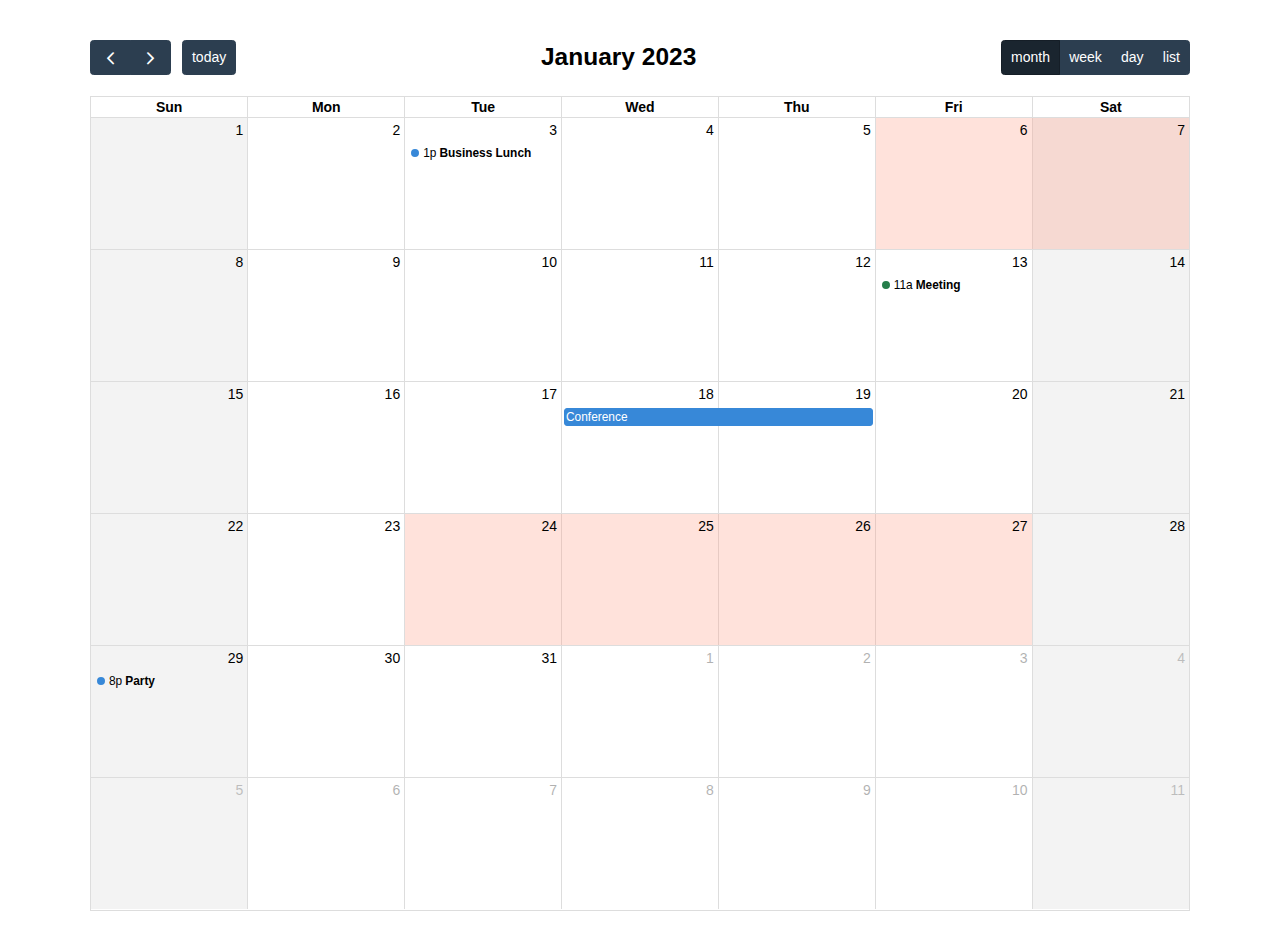
<file: ProyectoFinal/fullcalendar-6.1.11/examples/background-events.html>
<!DOCTYPE html>
<html>
<head>
<meta charset='utf-8' />
<script src='../dist/index.global.js'></script>
<script>

  document.addEventListener('DOMContentLoaded', function() {
    var calendarEl = document.getElementById('calendar');

    var calendar = new FullCalendar.Calendar(calendarEl, {
      headerToolbar: {
        left: 'prev,next today',
        center: 'title',
        right: 'dayGridMonth,timeGridWeek,timeGridDay,listMonth'
      },
      initialDate: '2023-01-12',
      navLinks: true, // can click day/week names to navigate views
      businessHours: true, // display business hours
      editable: true,
      selectable: true,
      events: [
        {
          title: 'Business Lunch',
          start: '2023-01-03T13:00:00',
          constraint: 'businessHours'
        },
        {
          title: 'Meeting',
          start: '2023-01-13T11:00:00',
          constraint: 'availableForMeeting', // defined below
          color: '#257e4a'
        },
        {
          title: 'Conference',
          start: '2023-01-18',
          end: '2023-01-20'
        },
        {
          title: 'Party',
          start: '2023-01-29T20:00:00'
        },

        // areas where "Meeting" must be dropped
        {
          groupId: 'availableForMeeting',
          start: '2023-01-11T10:00:00',
          end: '2023-01-11T16:00:00',
          display: 'background'
        },
        {
          groupId: 'availableForMeeting',
          start: '2023-01-13T10:00:00',
          end: '2023-01-13T16:00:00',
          display: 'background'
        },

        // red areas where no events can be dropped
        {
          start: '2023-01-24',
          end: '2023-01-28',
          overlap: false,
          display: 'background',
          color: '#ff9f89'
        },
        {
          start: '2023-01-06',
          end: '2023-01-08',
          overlap: false,
          display: 'background',
          color: '#ff9f89'
        }
      ]
    });

    calendar.render();
  });

</script>
<style>

  body {
    margin: 40px 10px;
    padding: 0;
    font-family: Arial, Helvetica Neue, Helvetica, sans-serif;
    font-size: 14px;
  }

  #calendar {
    max-width: 1100px;
    margin: 0 auto;
  }

</style>
</head>
<body>

  <div id='calendar'></div>

</body>
</html>
</file>
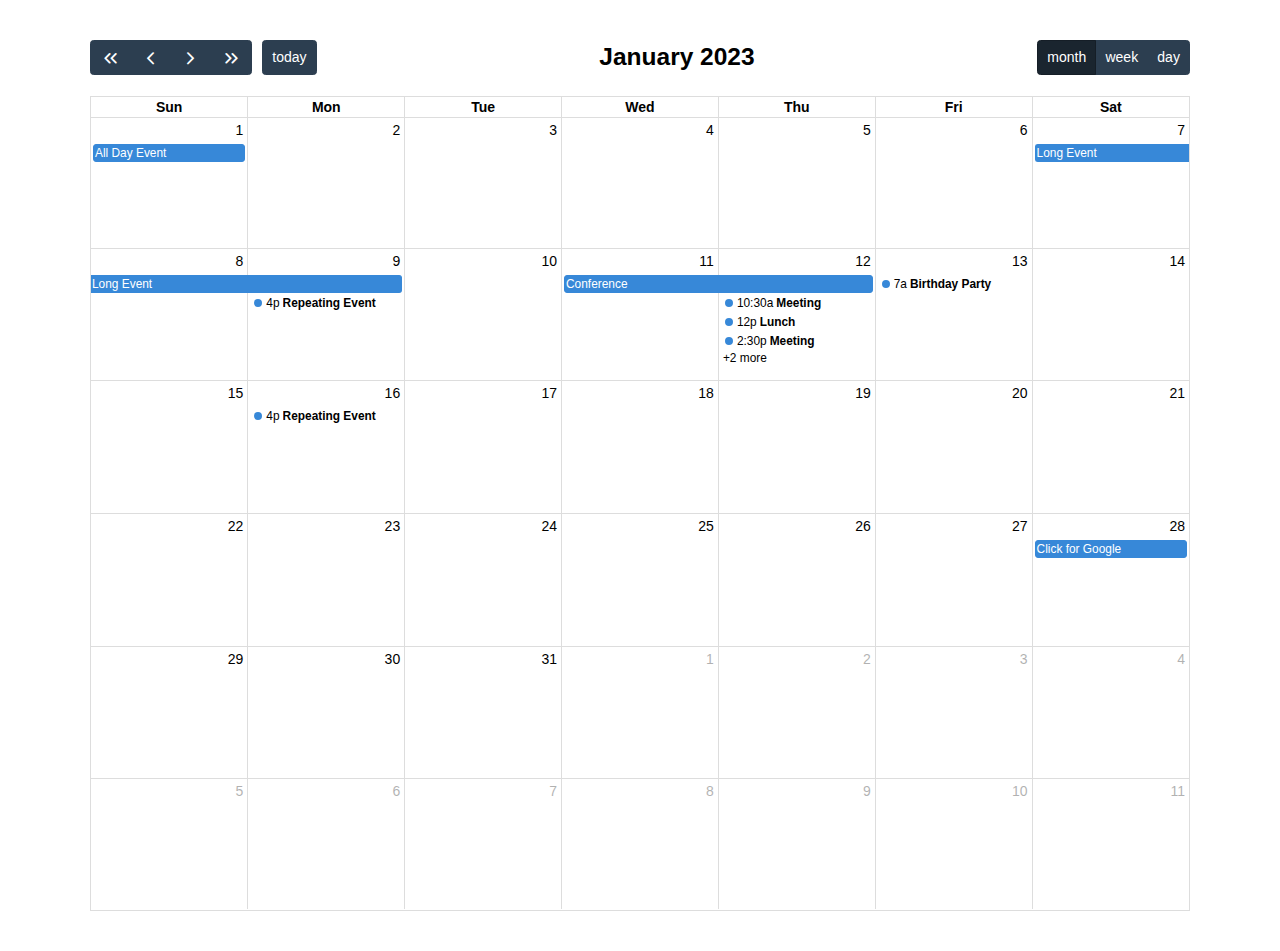
<file: ProyectoFinal/fullcalendar-6.1.11/examples/daygrid-views.html>
<!DOCTYPE html>
<html>
<head>
<meta charset='utf-8' />
<script src='../dist/index.global.js'></script>
<script>

  document.addEventListener('DOMContentLoaded', function() {
    var calendarEl = document.getElementById('calendar');

    var calendar = new FullCalendar.Calendar(calendarEl, {
      headerToolbar: {
        left: 'prevYear,prev,next,nextYear today',
        center: 'title',
        right: 'dayGridMonth,dayGridWeek,dayGridDay'
      },
      initialDate: '2023-01-12',
      navLinks: true, // can click day/week names to navigate views
      editable: true,
      dayMaxEvents: true, // allow "more" link when too many events
      events: [
        {
          title: 'All Day Event',
          start: '2023-01-01'
        },
        {
          title: 'Long Event',
          start: '2023-01-07',
          end: '2023-01-10'
        },
        {
          groupId: 999,
          title: 'Repeating Event',
          start: '2023-01-09T16:00:00'
        },
        {
          groupId: 999,
          title: 'Repeating Event',
          start: '2023-01-16T16:00:00'
        },
        {
          title: 'Conference',
          start: '2023-01-11',
          end: '2023-01-13'
        },
        {
          title: 'Meeting',
          start: '2023-01-12T10:30:00',
          end: '2023-01-12T12:30:00'
        },
        {
          title: 'Lunch',
          start: '2023-01-12T12:00:00'
        },
        {
          title: 'Meeting',
          start: '2023-01-12T14:30:00'
        },
        {
          title: 'Happy Hour',
          start: '2023-01-12T17:30:00'
        },
        {
          title: 'Dinner',
          start: '2023-01-12T20:00:00'
        },
        {
          title: 'Birthday Party',
          start: '2023-01-13T07:00:00'
        },
        {
          title: 'Click for Google',
          url: 'http://google.com/',
          start: '2023-01-28'
        }
      ]
    });

    calendar.render();
  });

</script>
<style>

  body {
    margin: 40px 10px;
    padding: 0;
    font-family: Arial, Helvetica Neue, Helvetica, sans-serif;
    font-size: 14px;
  }

  #calendar {
    max-width: 1100px;
    margin: 0 auto;
  }

</style>
</head>
<body>

  <div id='calendar'></div>

</body>
</html>
</file>
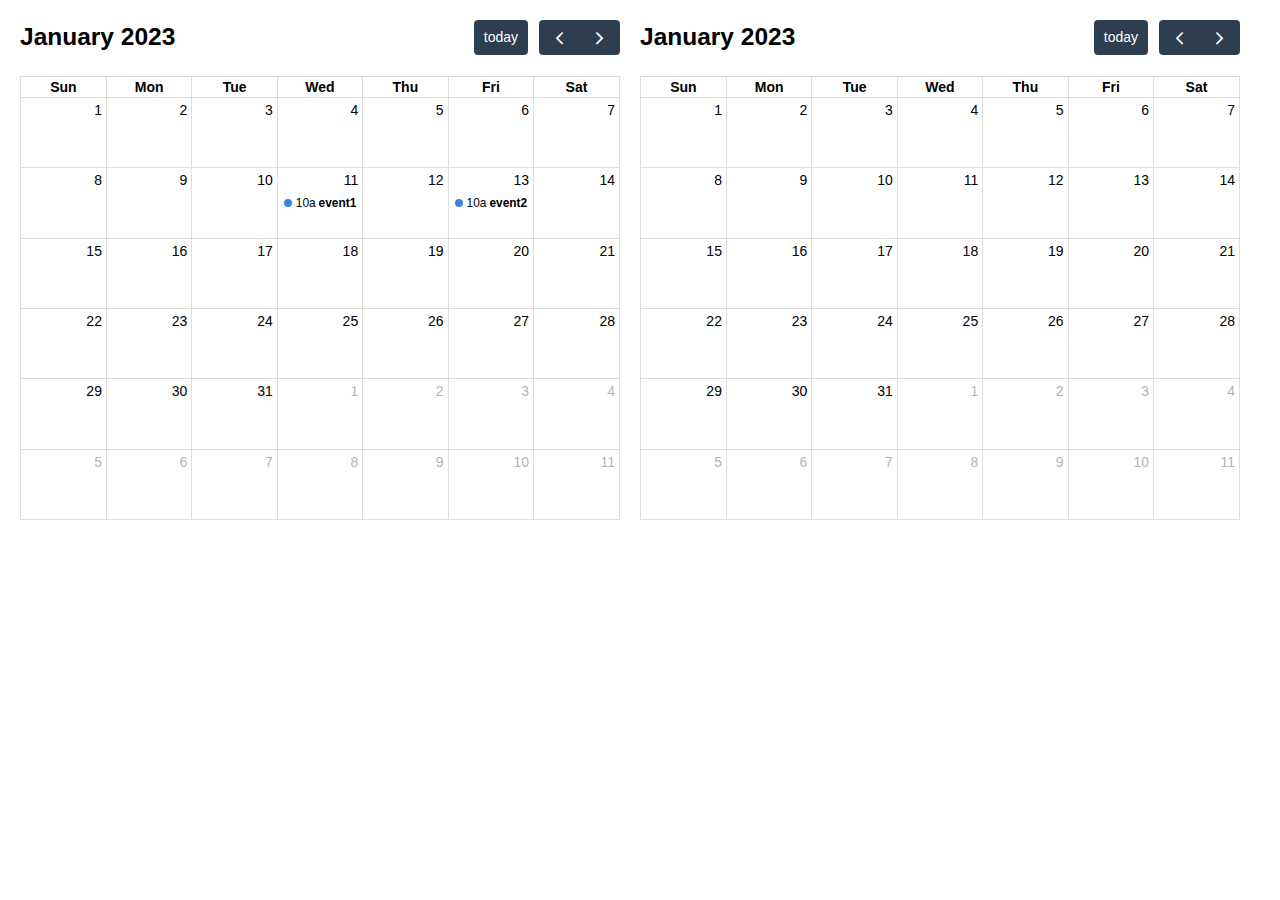
<file: ProyectoFinal/fullcalendar-6.1.11/examples/external-dragging-2cals.html>
<!DOCTYPE html>
<html>
<head>
<meta charset='utf-8' />
<script src='../dist/index.global.js'></script>
<script>

  document.addEventListener('DOMContentLoaded', function() {
    var srcCalendarEl = document.getElementById('source-calendar');
    var destCalendarEl = document.getElementById('destination-calendar');

    var srcCalendar = new FullCalendar.Calendar(srcCalendarEl, {
      editable: true,
      initialDate: '2023-01-12',
      events: [
        {
          title: 'event1',
          start: '2023-01-11T10:00:00',
          end: '2023-01-11T16:00:00'
        },
        {
          title: 'event2',
          start: '2023-01-13T10:00:00',
          end: '2023-01-13T16:00:00'
        }
      ],
      eventLeave: function(info) {
        console.log('event left!', info.event);
      }
    });

    var destCalendar = new FullCalendar.Calendar(destCalendarEl, {
      initialDate: '2023-01-12',
      editable: true,
      droppable: true, // will let it receive events!
      eventReceive: function(info) {
        console.log('event received!', info.event);
      }
    });

    srcCalendar.render();
    destCalendar.render();
  });

</script>
<style>

  body {
    margin: 20px 0 0 20px;
    font-size: 14px;
    font-family: Arial, Helvetica Neue, Helvetica, sans-serif;
  }

  #source-calendar,
  #destination-calendar {
    float: left;
    width: 600px;
    margin: 0 20px 20px 0;
  }

</style>
</head>
<body>

  <div id='source-calendar'></div>
  <div id='destination-calendar'></div>

</body>
</html>
</file>
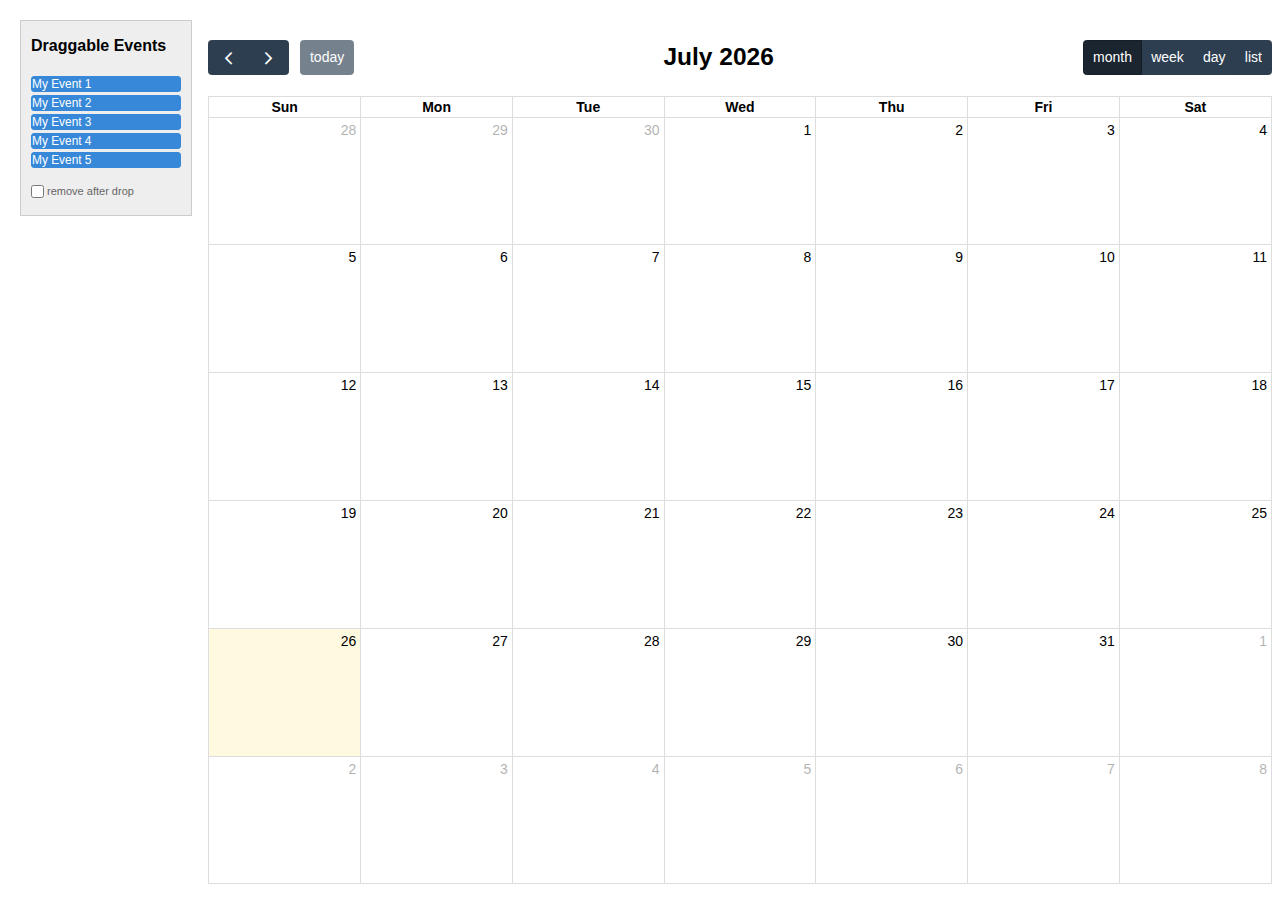
<file: ProyectoFinal/fullcalendar-6.1.11/examples/external-dragging-builtin.html>
<!DOCTYPE html>
<html>
<head>
<meta charset='utf-8' />
<script src='../dist/index.global.js'></script>
<script>

  document.addEventListener('DOMContentLoaded', function() {

    /* initialize the external events
    -----------------------------------------------------------------*/

    var containerEl = document.getElementById('external-events-list');
    new FullCalendar.Draggable(containerEl, {
      itemSelector: '.fc-event',
      eventData: function(eventEl) {
        return {
          title: eventEl.innerText.trim()
        }
      }
    });

    //// the individual way to do it
    // var containerEl = document.getElementById('external-events-list');
    // var eventEls = Array.prototype.slice.call(
    //   containerEl.querySelectorAll('.fc-event')
    // );
    // eventEls.forEach(function(eventEl) {
    //   new FullCalendar.Draggable(eventEl, {
    //     eventData: {
    //       title: eventEl.innerText.trim(),
    //     }
    //   });
    // });

    /* initialize the calendar
    -----------------------------------------------------------------*/

    var calendarEl = document.getElementById('calendar');
    var calendar = new FullCalendar.Calendar(calendarEl, {
      headerToolbar: {
        left: 'prev,next today',
        center: 'title',
        right: 'dayGridMonth,timeGridWeek,timeGridDay,listWeek'
      },
      editable: true,
      droppable: true, // this allows things to be dropped onto the calendar
      drop: function(arg) {
        // is the "remove after drop" checkbox checked?
        if (document.getElementById('drop-remove').checked) {
          // if so, remove the element from the "Draggable Events" list
          arg.draggedEl.parentNode.removeChild(arg.draggedEl);
        }
      }
    });
    calendar.render();

  });

</script>
<style>

  body {
    margin-top: 40px;
    font-size: 14px;
    font-family: Arial, Helvetica Neue, Helvetica, sans-serif;
  }

  #external-events {
    position: fixed;
    left: 20px;
    top: 20px;
    width: 150px;
    padding: 0 10px;
    border: 1px solid #ccc;
    background: #eee;
    text-align: left;
  }

  #external-events h4 {
    font-size: 16px;
    margin-top: 0;
    padding-top: 1em;
  }

  #external-events .fc-event {
    margin: 3px 0;
    cursor: move;
  }

  #external-events p {
    margin: 1.5em 0;
    font-size: 11px;
    color: #666;
  }

  #external-events p input {
    margin: 0;
    vertical-align: middle;
  }

  #calendar-wrap {
    margin-left: 200px;
  }

  #calendar {
    max-width: 1100px;
    margin: 0 auto;
  }

</style>
</head>
<body>
  <div id='wrap'>

    <div id='external-events'>
      <h4>Draggable Events</h4>

      <div id='external-events-list'>
        <div class='fc-event fc-h-event fc-daygrid-event fc-daygrid-block-event'>
          <div class='fc-event-main'>My Event 1</div>
        </div>
        <div class='fc-event fc-h-event fc-daygrid-event fc-daygrid-block-event'>
          <div class='fc-event-main'>My Event 2</div>
        </div>
        <div class='fc-event fc-h-event fc-daygrid-event fc-daygrid-block-event'>
          <div class='fc-event-main'>My Event 3</div>
        </div>
        <div class='fc-event fc-h-event fc-daygrid-event fc-daygrid-block-event'>
          <div class='fc-event-main'>My Event 4</div>
        </div>
        <div class='fc-event fc-h-event fc-daygrid-event fc-daygrid-block-event'>
          <div class='fc-event-main'>My Event 5</div>
        </div>
      </div>

      <p>
        <input type='checkbox' id='drop-remove' />
        <label for='drop-remove'>remove after drop</label>
      </p>
    </div>

    <div id='calendar-wrap'>
      <div id='calendar'></div>
    </div>

  </div>
</body>
</html>
</file>
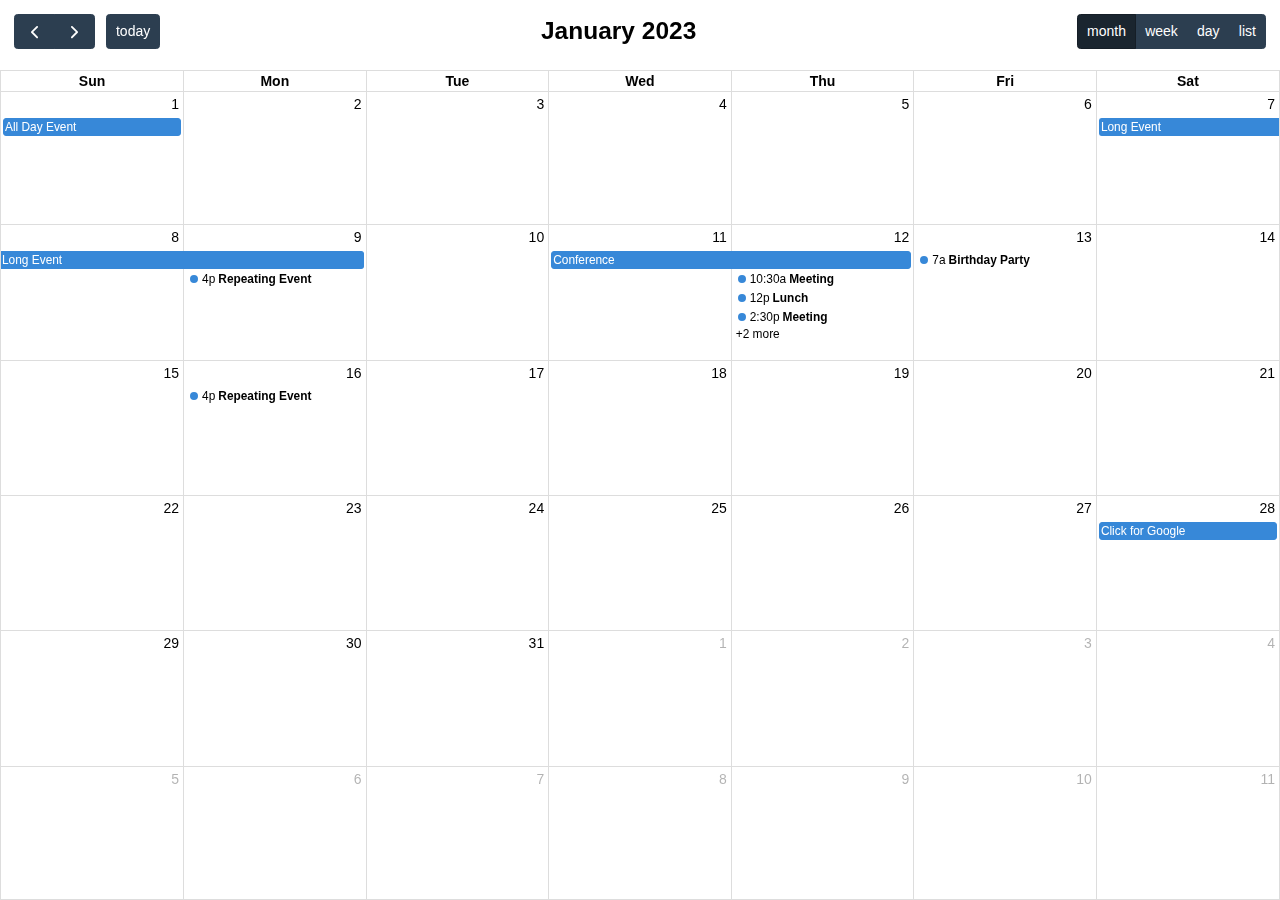
<file: ProyectoFinal/fullcalendar-6.1.11/examples/full-height.html>
<!DOCTYPE html>
<html>
<head>
<meta charset='utf-8' />
<script src='../dist/index.global.js'></script>
<script>

  document.addEventListener('DOMContentLoaded', function() {
    var calendarEl = document.getElementById('calendar');

    var calendar = new FullCalendar.Calendar(calendarEl, {
      height: '100%',
      expandRows: true,
      slotMinTime: '08:00',
      slotMaxTime: '20:00',
      headerToolbar: {
        left: 'prev,next today',
        center: 'title',
        right: 'dayGridMonth,timeGridWeek,timeGridDay,listWeek'
      },
      initialView: 'dayGridMonth',
      initialDate: '2023-01-12',
      navLinks: true, // can click day/week names to navigate views
      editable: true,
      selectable: true,
      nowIndicator: true,
      dayMaxEvents: true, // allow "more" link when too many events
      events: [
        {
          title: 'All Day Event',
          start: '2023-01-01',
        },
        {
          title: 'Long Event',
          start: '2023-01-07',
          end: '2023-01-10'
        },
        {
          groupId: 999,
          title: 'Repeating Event',
          start: '2023-01-09T16:00:00'
        },
        {
          groupId: 999,
          title: 'Repeating Event',
          start: '2023-01-16T16:00:00'
        },
        {
          title: 'Conference',
          start: '2023-01-11',
          end: '2023-01-13'
        },
        {
          title: 'Meeting',
          start: '2023-01-12T10:30:00',
          end: '2023-01-12T12:30:00'
        },
        {
          title: 'Lunch',
          start: '2023-01-12T12:00:00'
        },
        {
          title: 'Meeting',
          start: '2023-01-12T14:30:00'
        },
        {
          title: 'Happy Hour',
          start: '2023-01-12T17:30:00'
        },
        {
          title: 'Dinner',
          start: '2023-01-12T20:00:00'
        },
        {
          title: 'Birthday Party',
          start: '2023-01-13T07:00:00'
        },
        {
          title: 'Click for Google',
          url: 'http://google.com/',
          start: '2023-01-28'
        }
      ]
    });

    calendar.render();
  });

</script>
<style>

  html, body {
    overflow: hidden; /* don't do scrollbars */
    font-family: Arial, Helvetica Neue, Helvetica, sans-serif;
    font-size: 14px;
  }

  #calendar-container {
    position: fixed;
    top: 0;
    left: 0;
    right: 0;
    bottom: 0;
  }

  .fc-header-toolbar {
    /*
    the calendar will be butting up against the edges,
    but let's scoot in the header's buttons
    */
    padding-top: 1em;
    padding-left: 1em;
    padding-right: 1em;
  }

</style>
</head>
<body>

  <div id='calendar-container'>
    <div id='calendar'></div>
  </div>

</body>
</html>
</file>
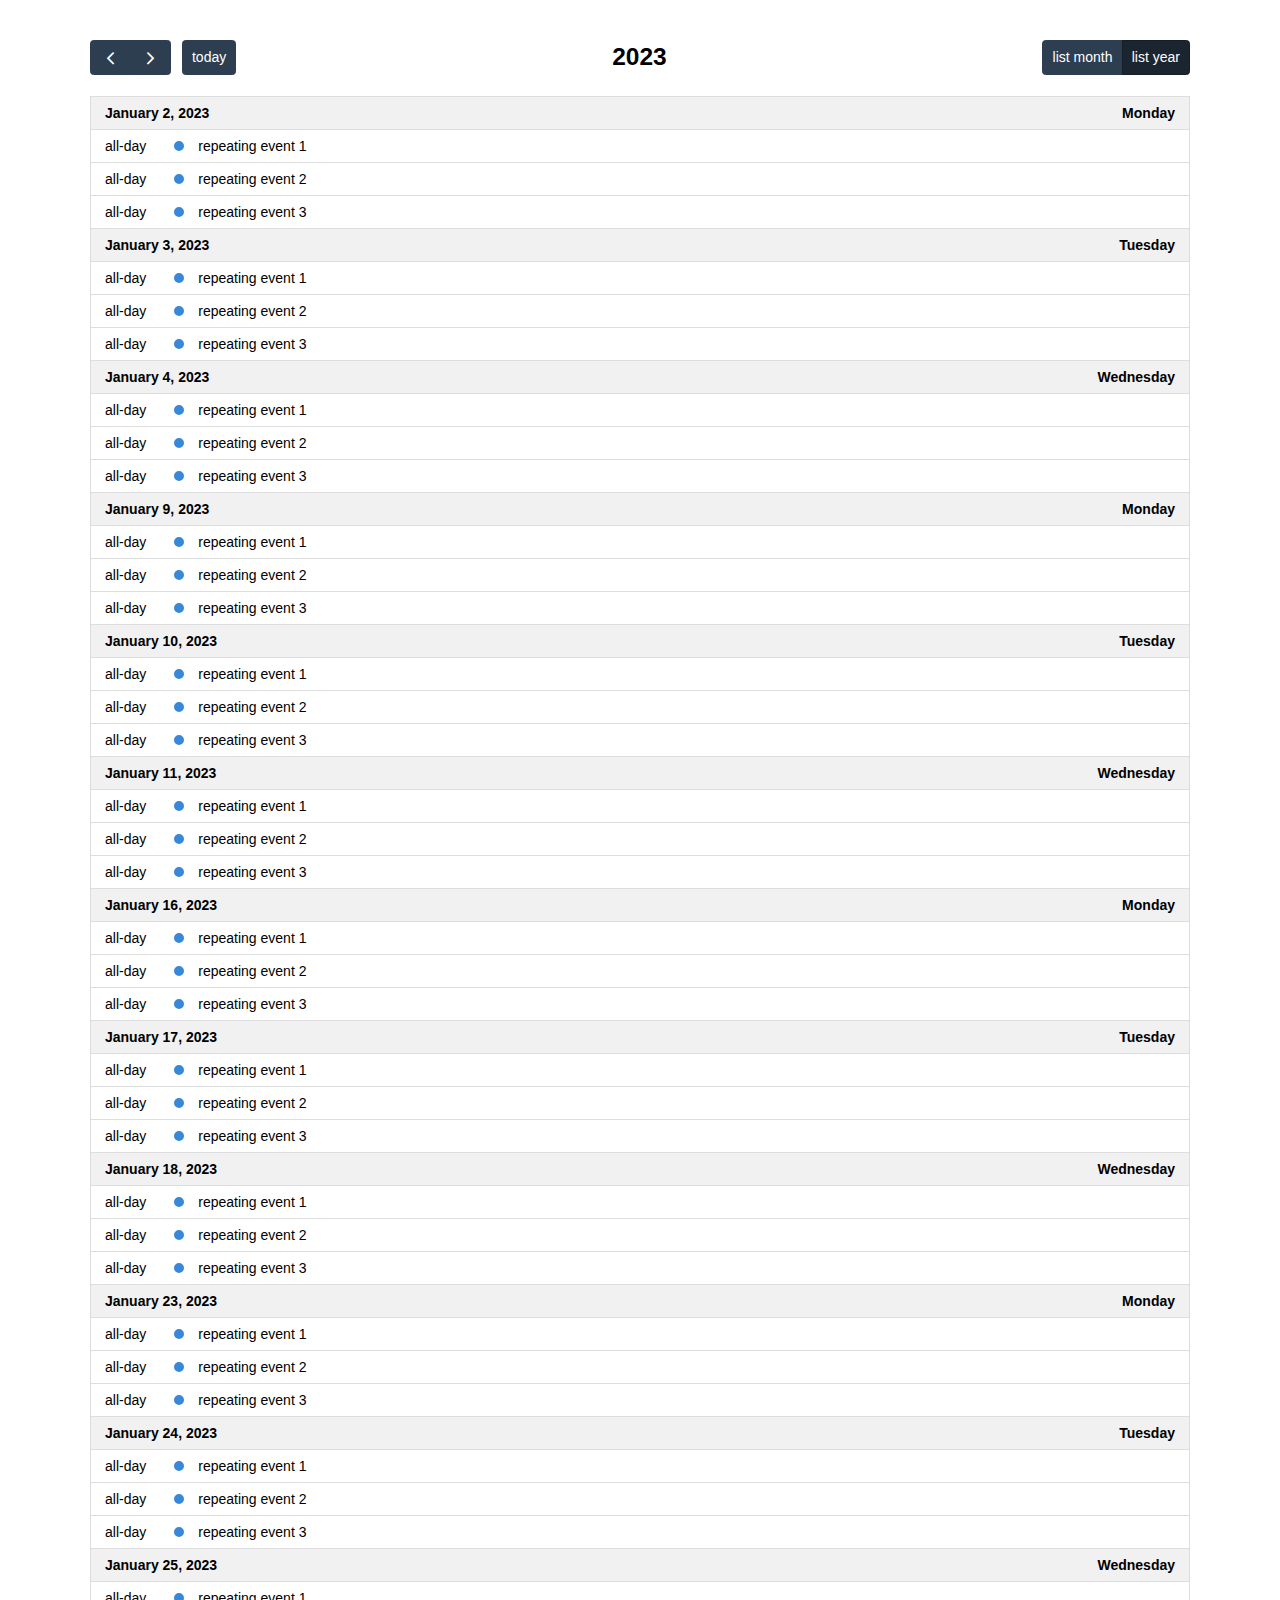
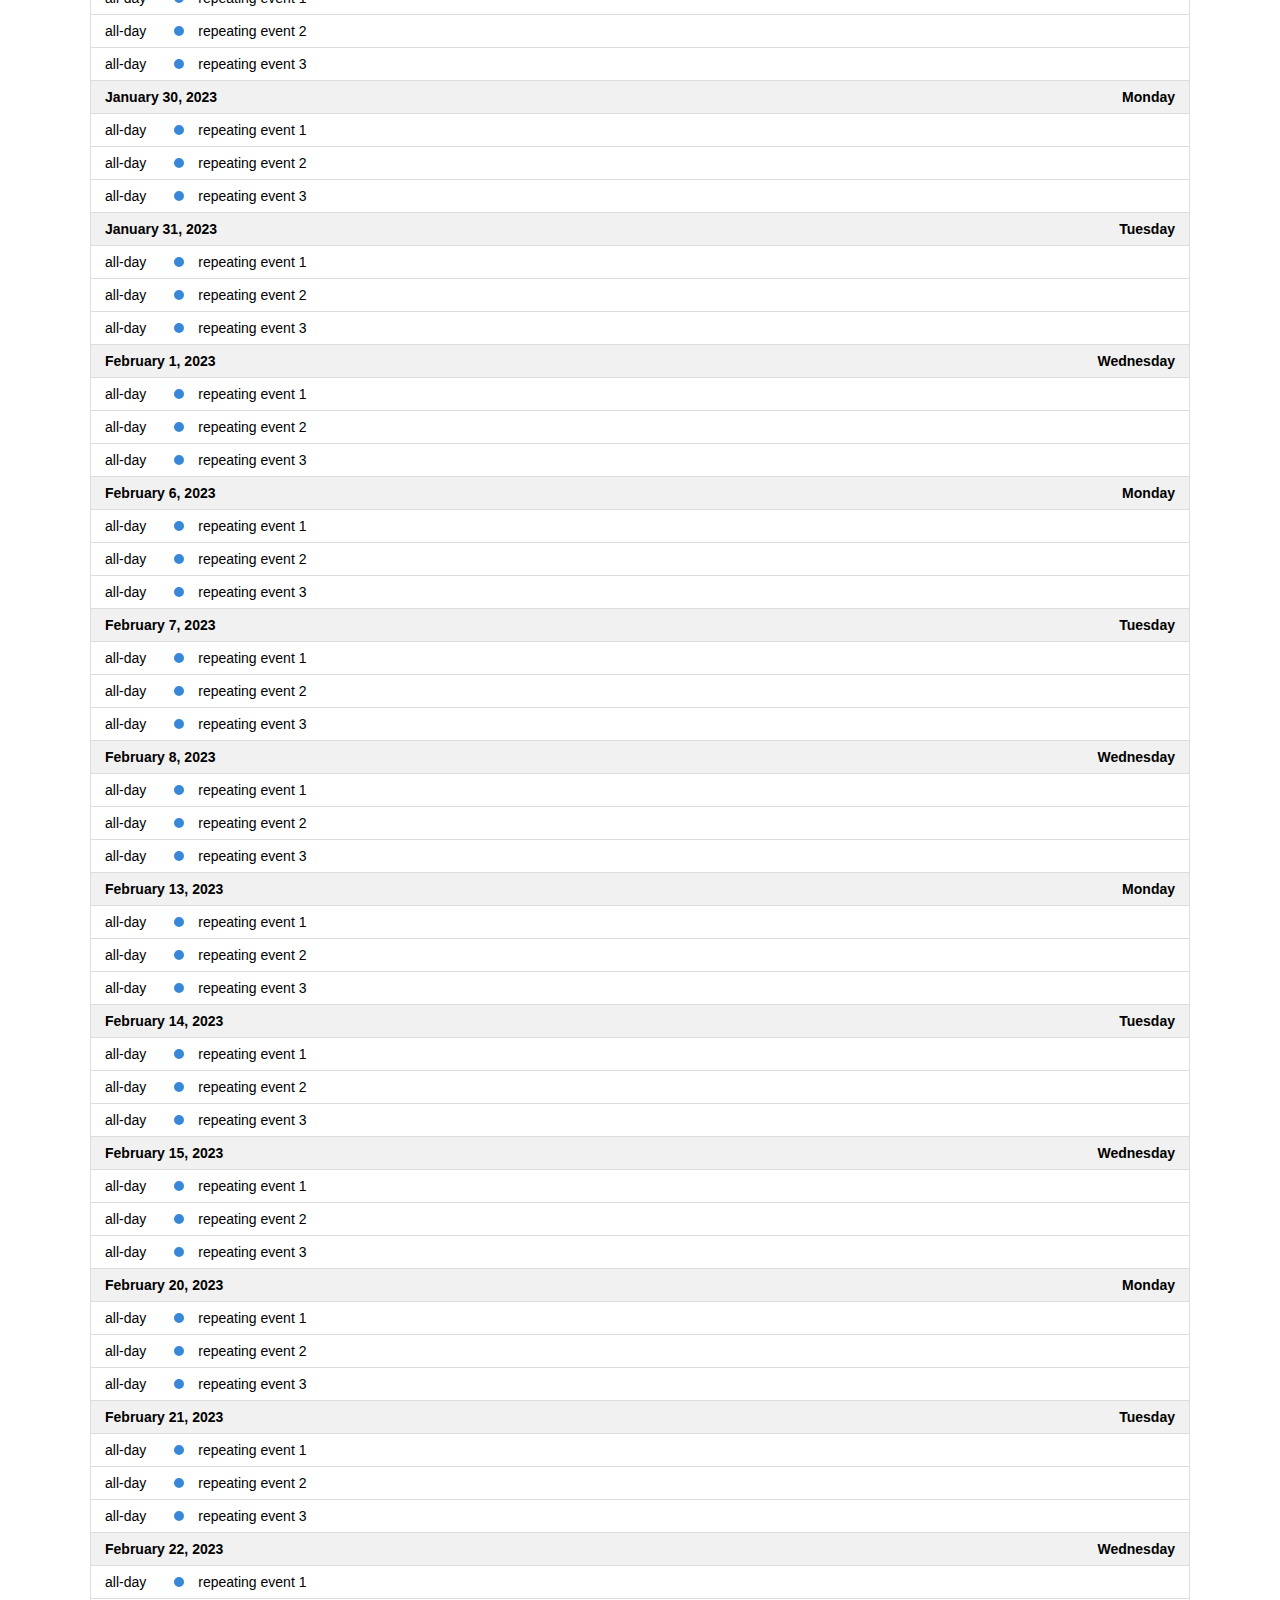
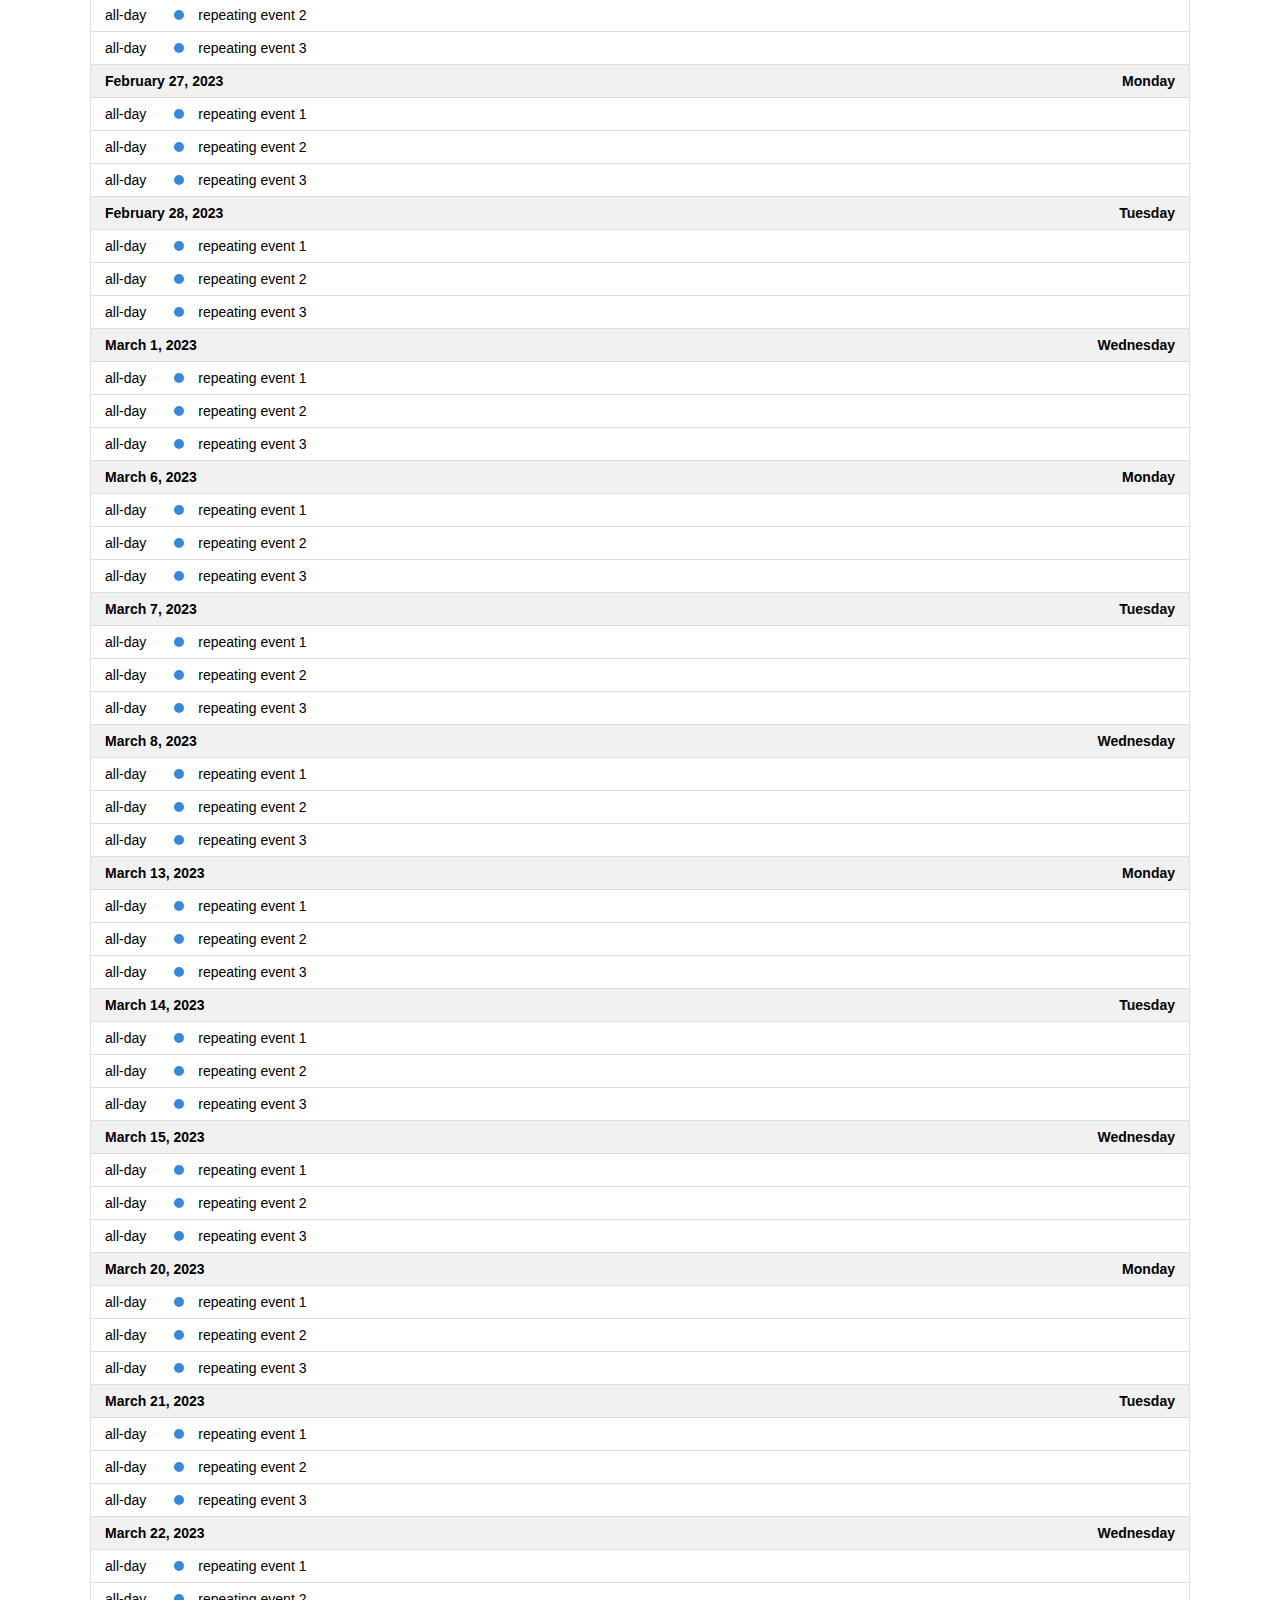
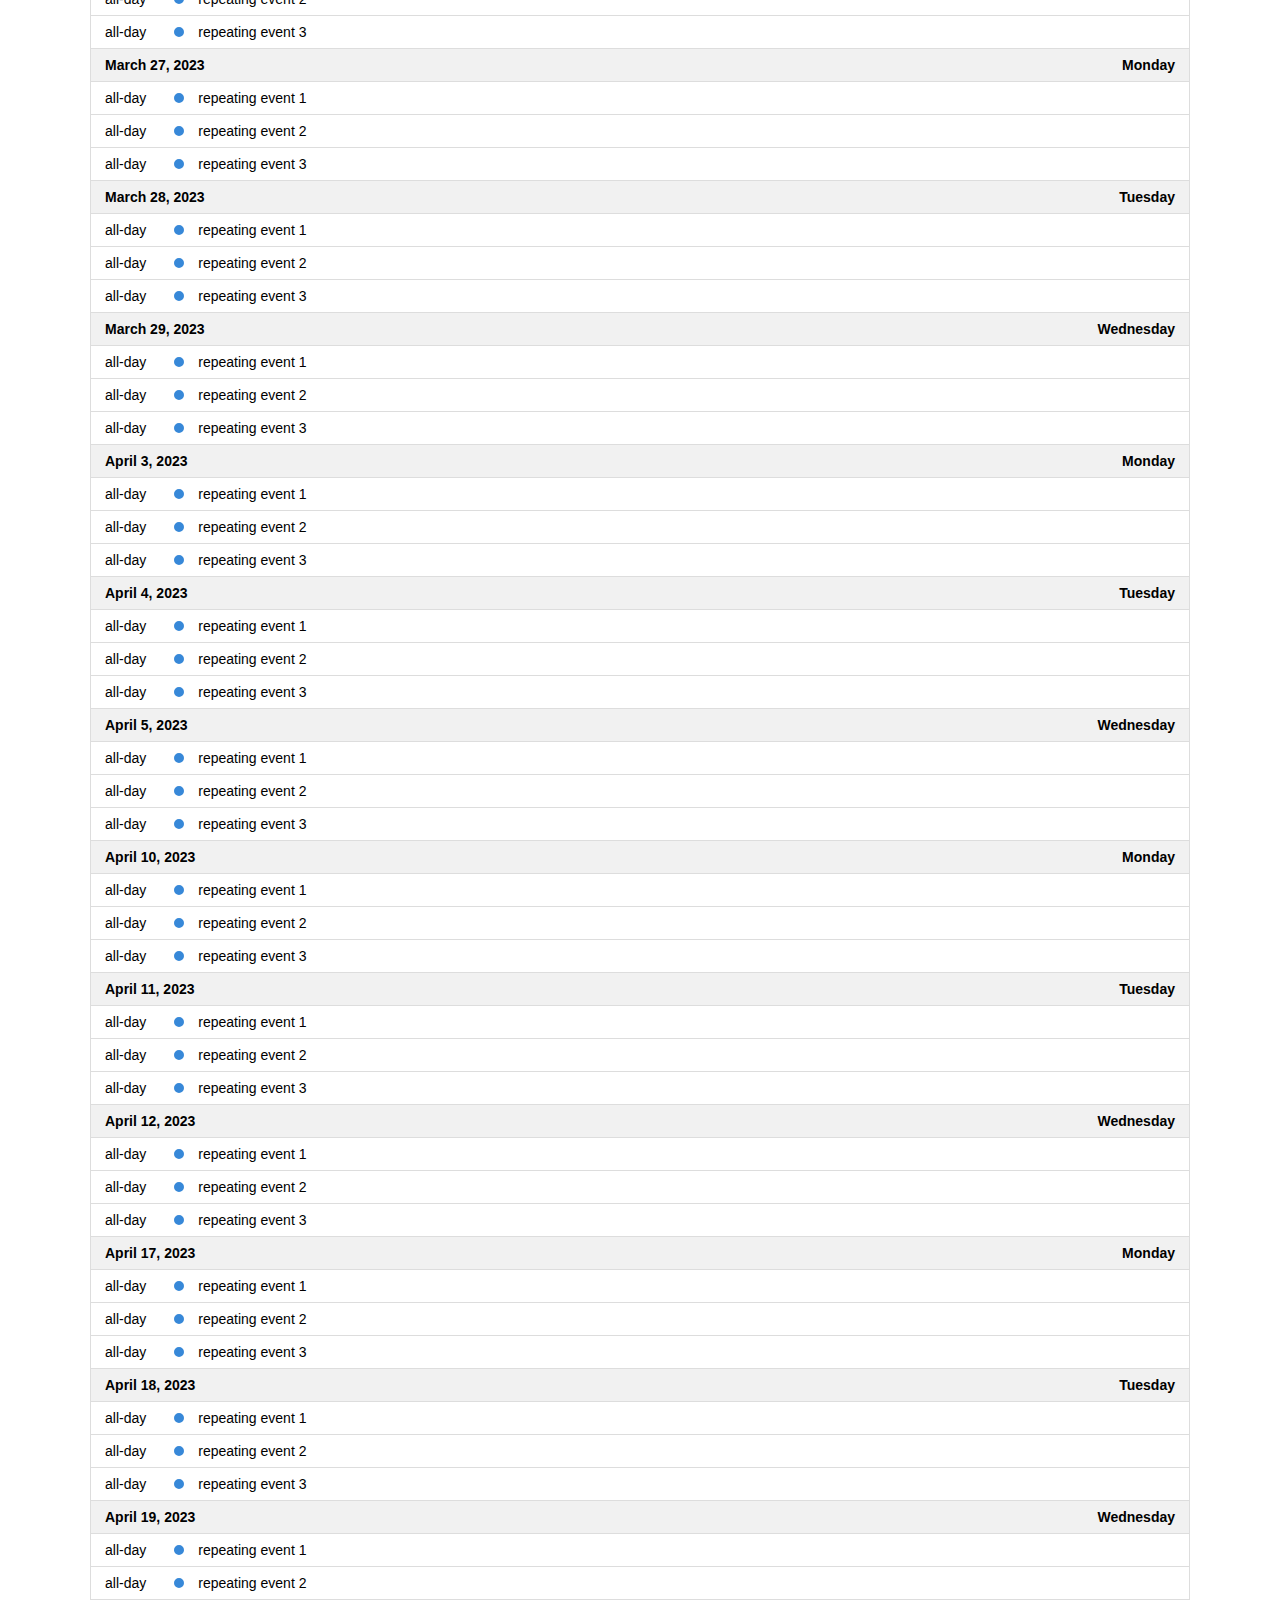
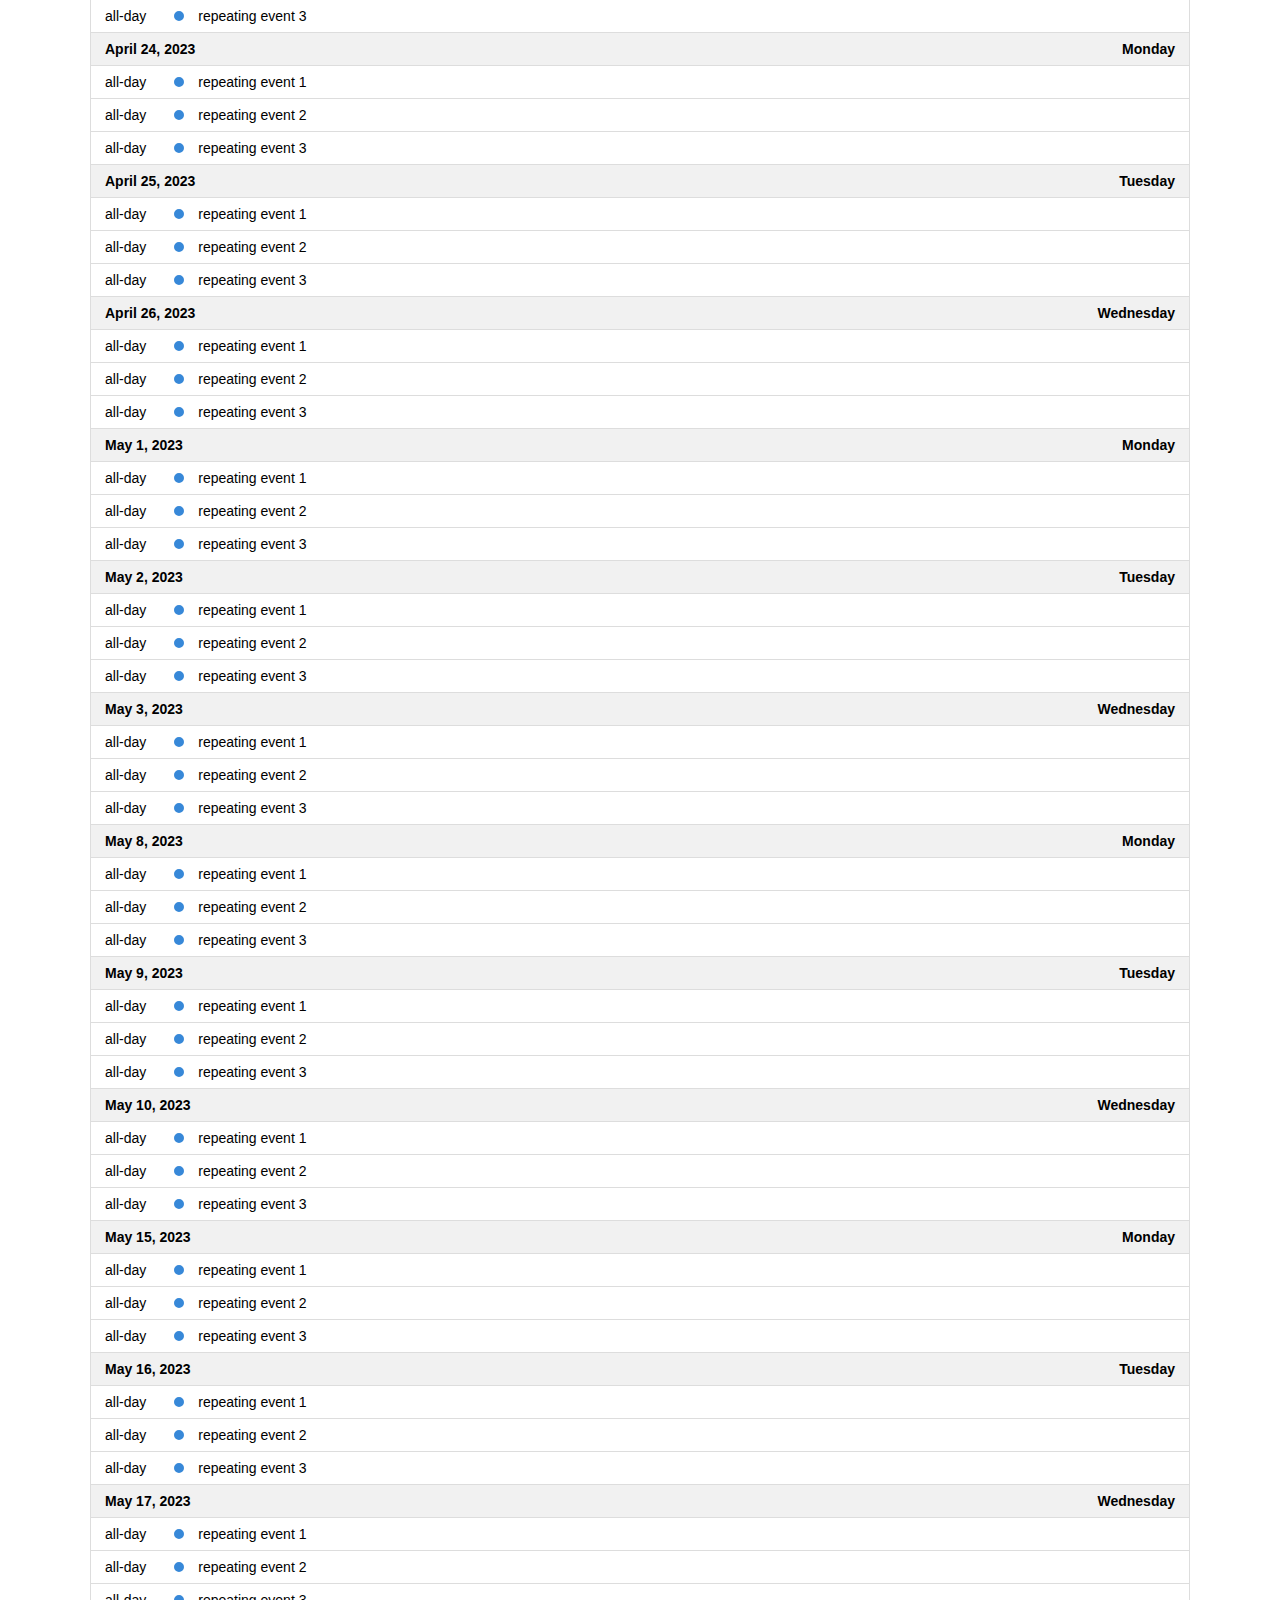
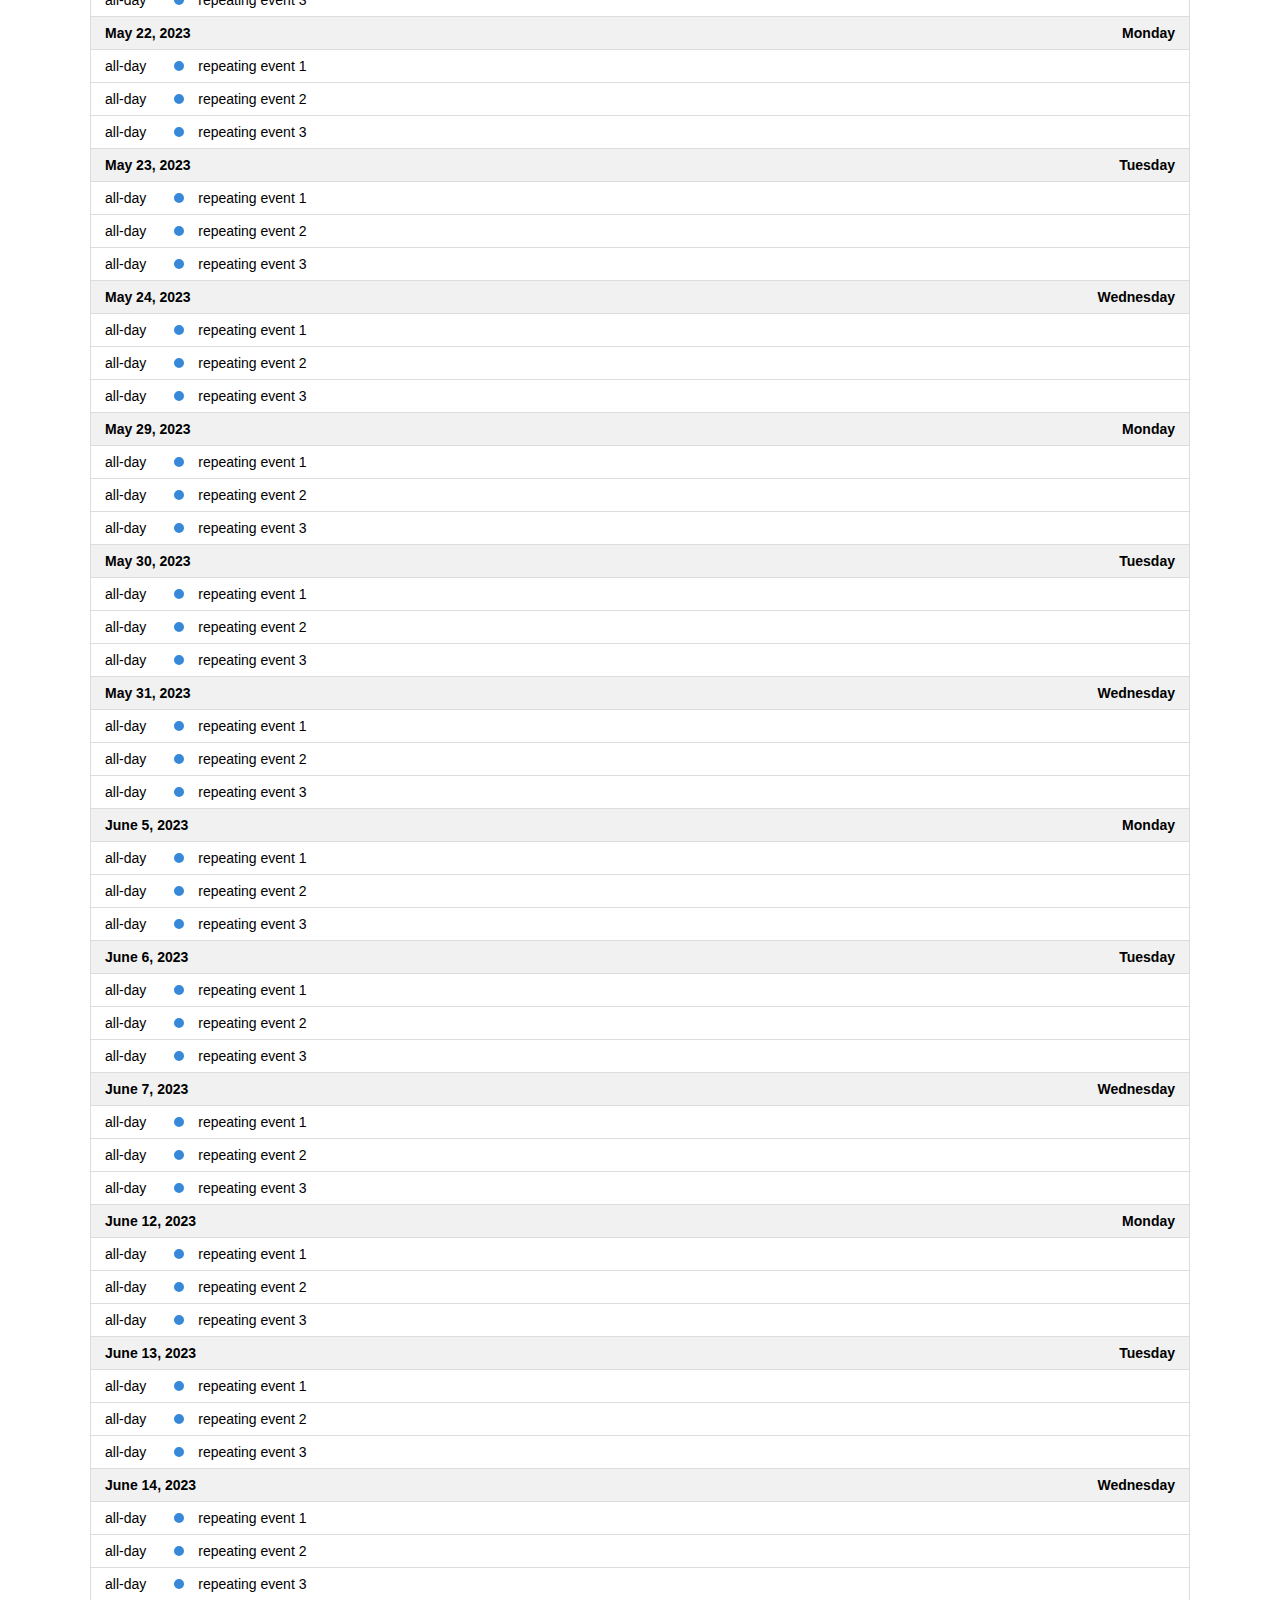
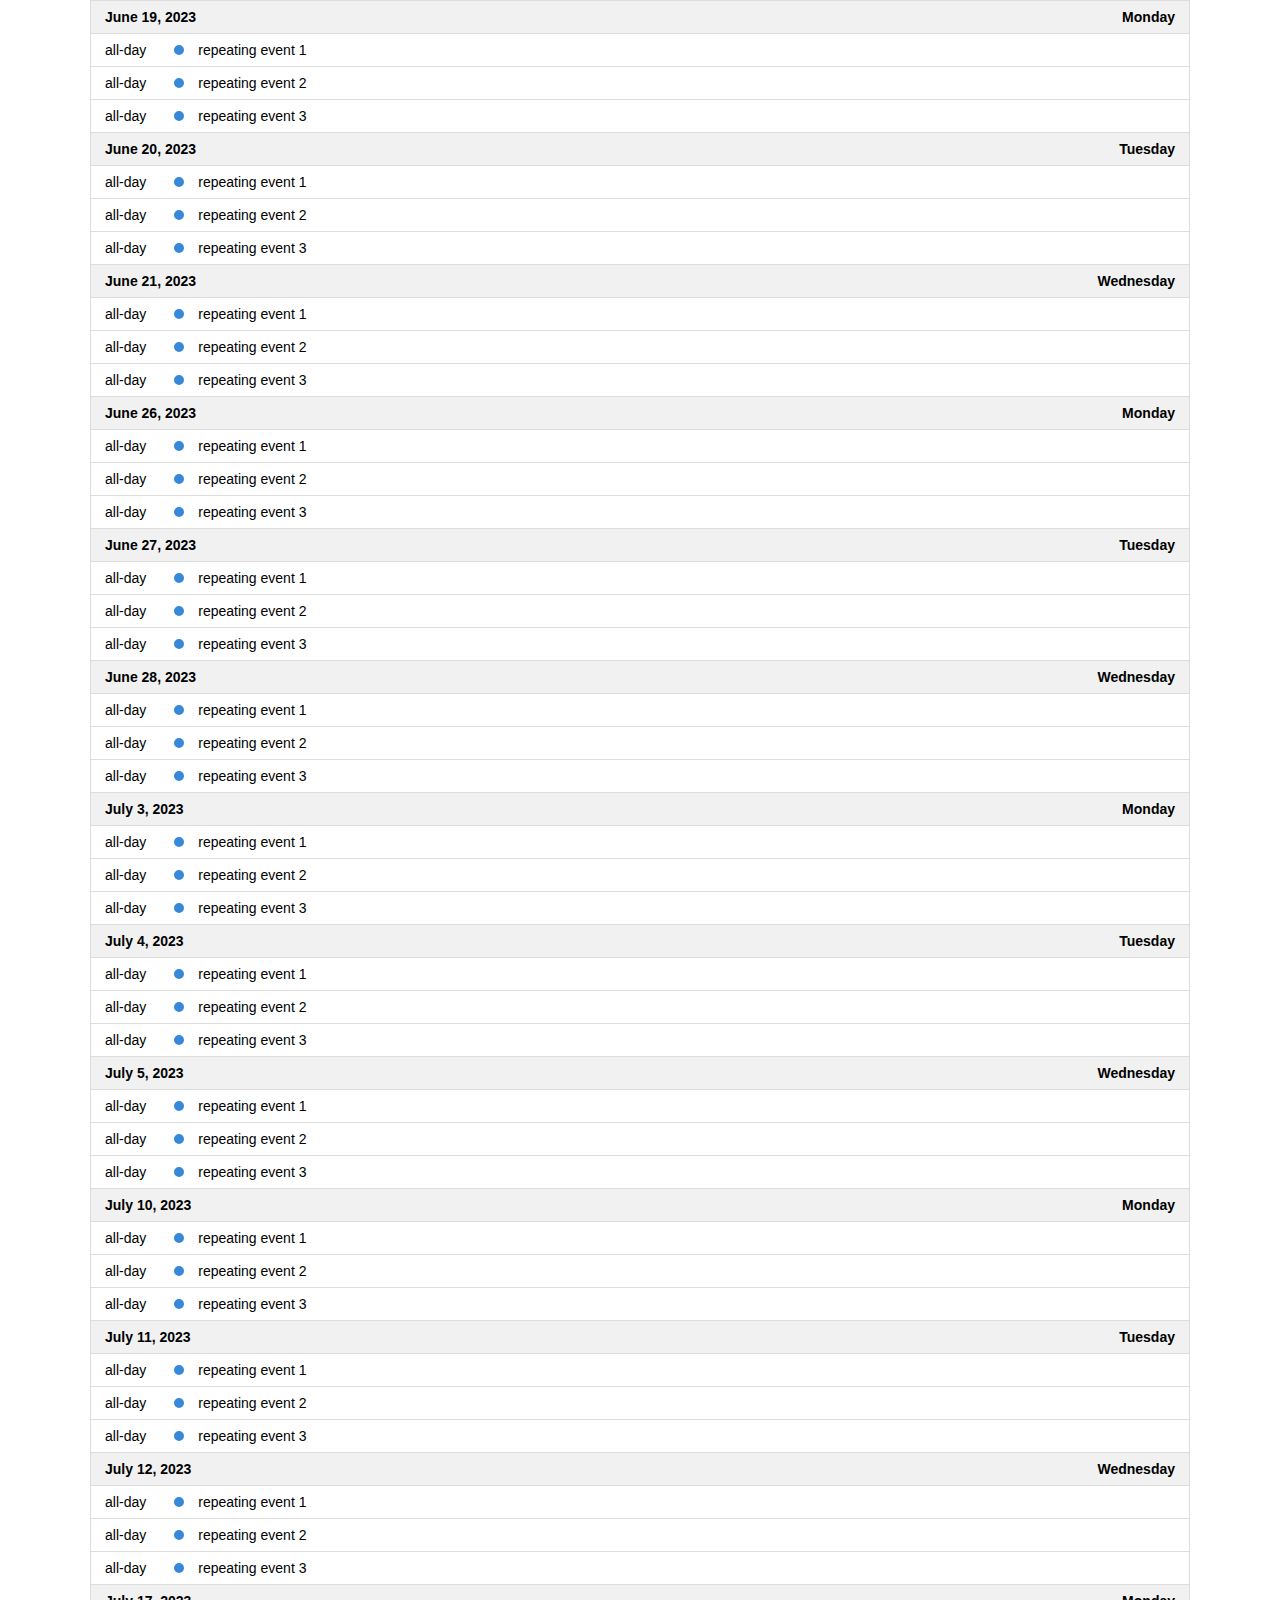
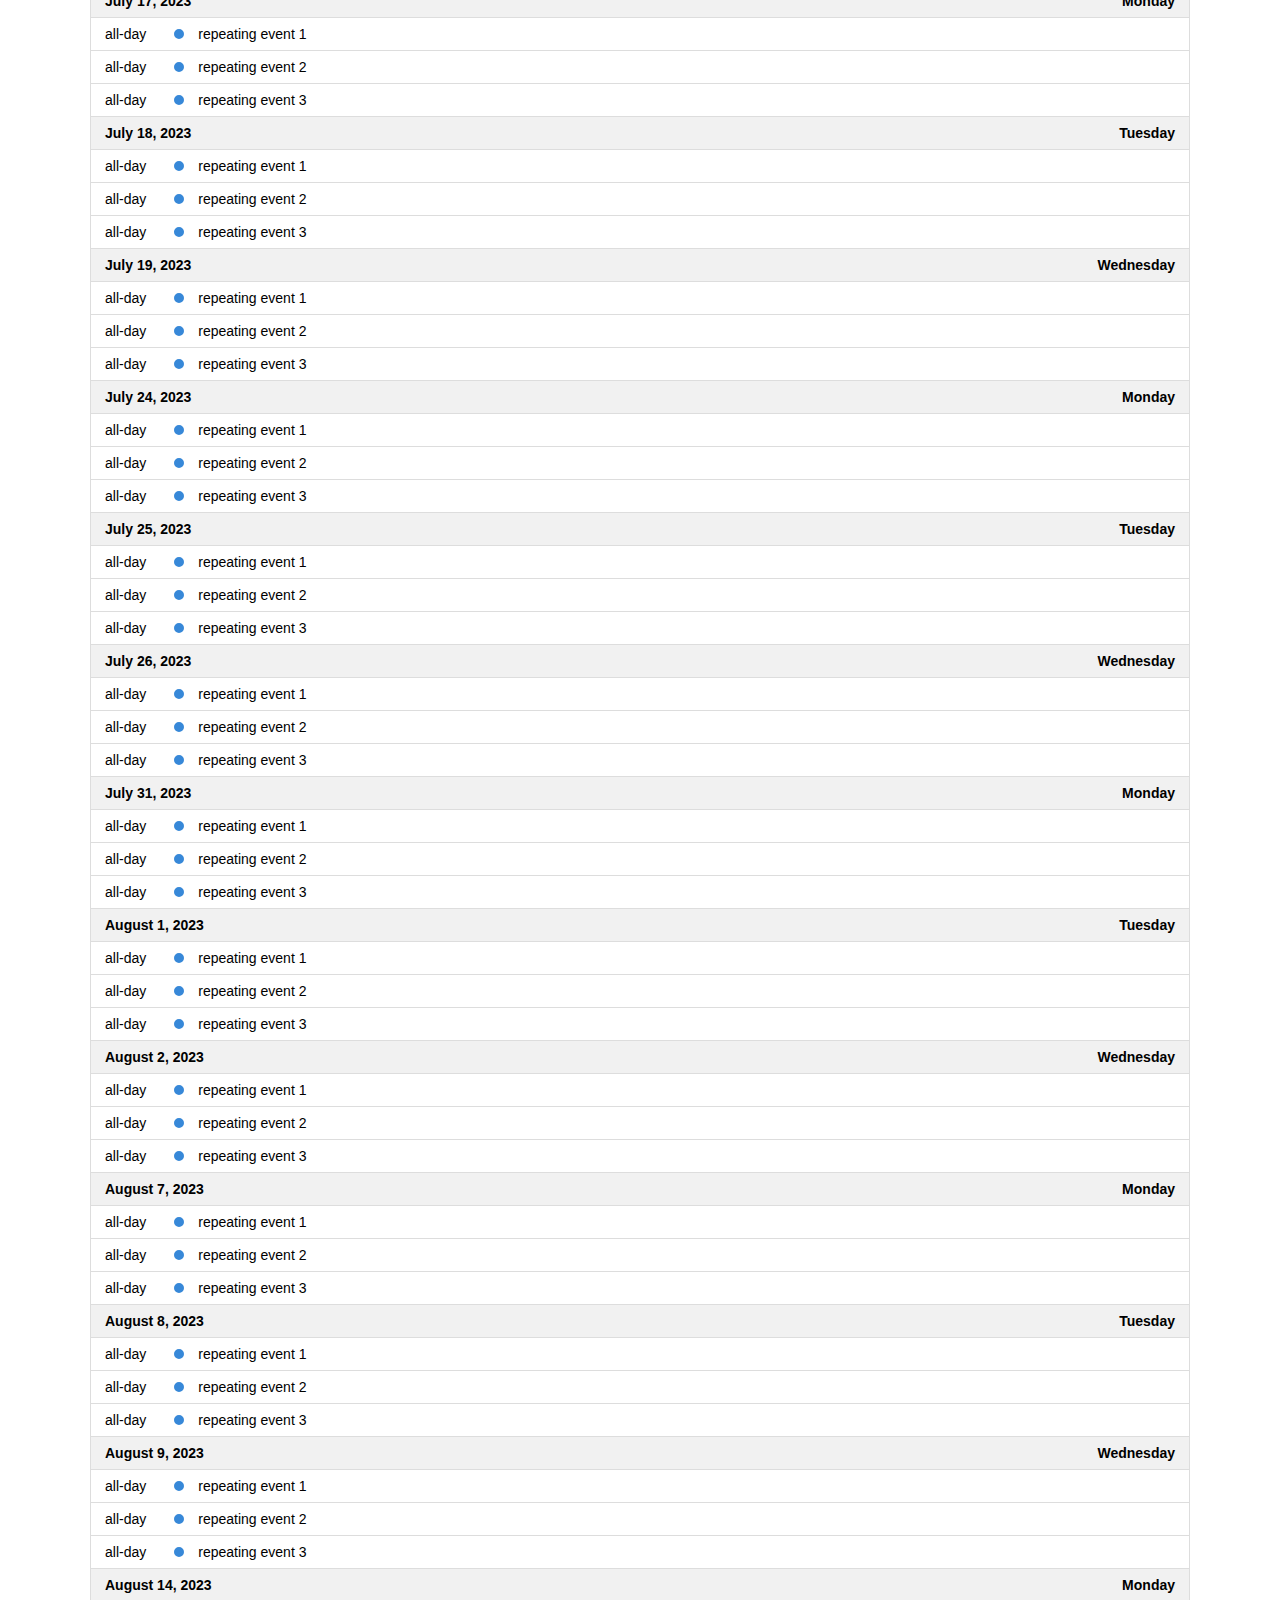
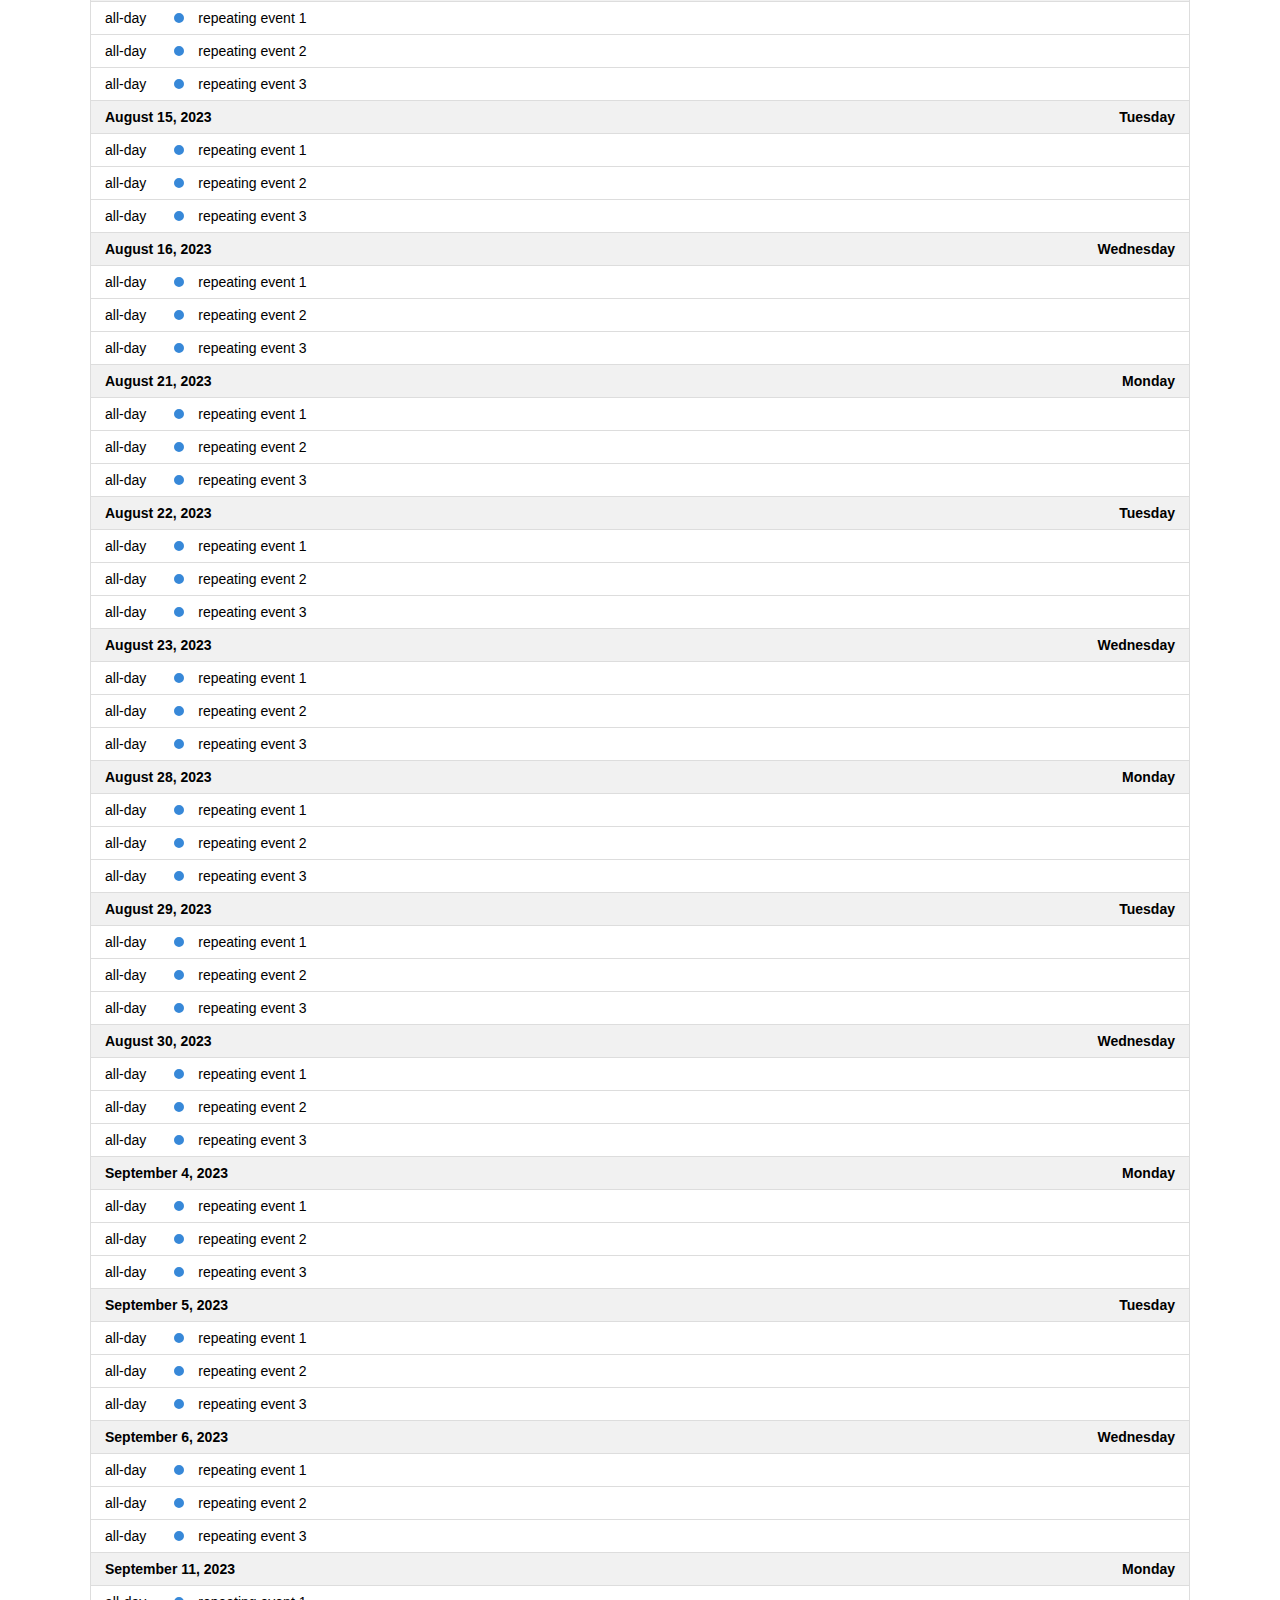
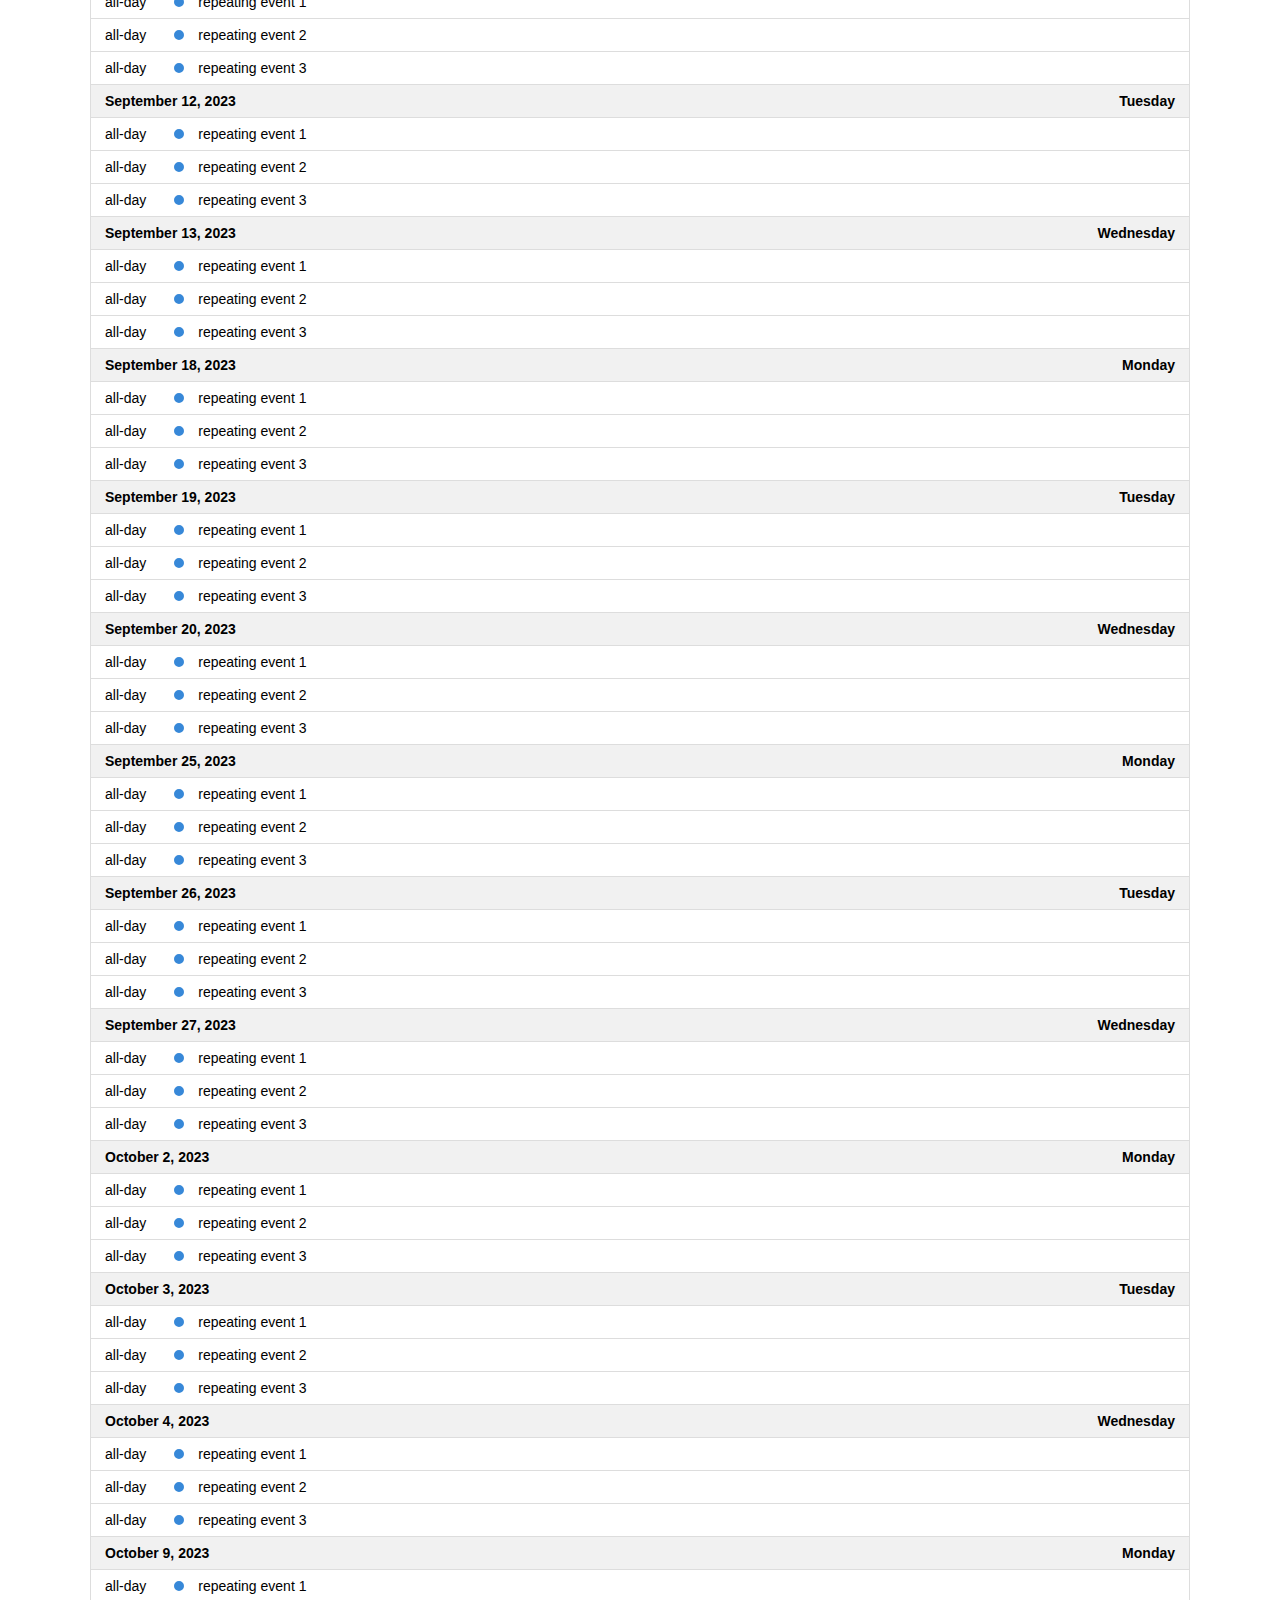
<file: ProyectoFinal/fullcalendar-6.1.11/examples/list-sticky-header.html>
<!DOCTYPE html>
<html>
<head>
<meta charset='utf-8' />
<script src='../dist/index.global.js'></script>
<script>

  document.addEventListener('DOMContentLoaded', function() {
    var calendarEl = document.getElementById('calendar');

    var calendar = new FullCalendar.Calendar(calendarEl, {
      height: 'auto',
      // stickyHeaderDates: false, // for disabling

      headerToolbar: {
        left: 'prev,next today',
        center: 'title',
        right: 'listMonth,listYear'
      },

      // customize the button names,
      // otherwise they'd all just say "list"
      views: {
        listMonth: { buttonText: 'list month' },
        listYear: { buttonText: 'list year' }
      },

      initialView: 'listYear',
      initialDate: '2023-01-12',
      navLinks: true, // can click day/week names to navigate views
      editable: true,
      events: [
        {
          title: 'repeating event 1',
          daysOfWeek: [ 1, 2, 3 ],
          duration: '00:30'
        },
        {
          title: 'repeating event 2',
          daysOfWeek: [ 1, 2, 3 ],
          duration: '00:30'
        },
        {
          title: 'repeating event 3',
          daysOfWeek: [ 1, 2, 3 ],
          duration: '00:30'
        }
      ]
    });

    calendar.render();
  });

</script>
<style>

  body {
    margin: 40px 10px;
    padding: 0;
    font-family: Arial, Helvetica Neue, Helvetica, sans-serif;
    font-size: 14px;
  }

  #calendar {
    max-width: 1100px;
    margin: 0 auto;
  }

</style>
</head>
<body>

  <div id='calendar'></div>

</body>
</html>
</file>
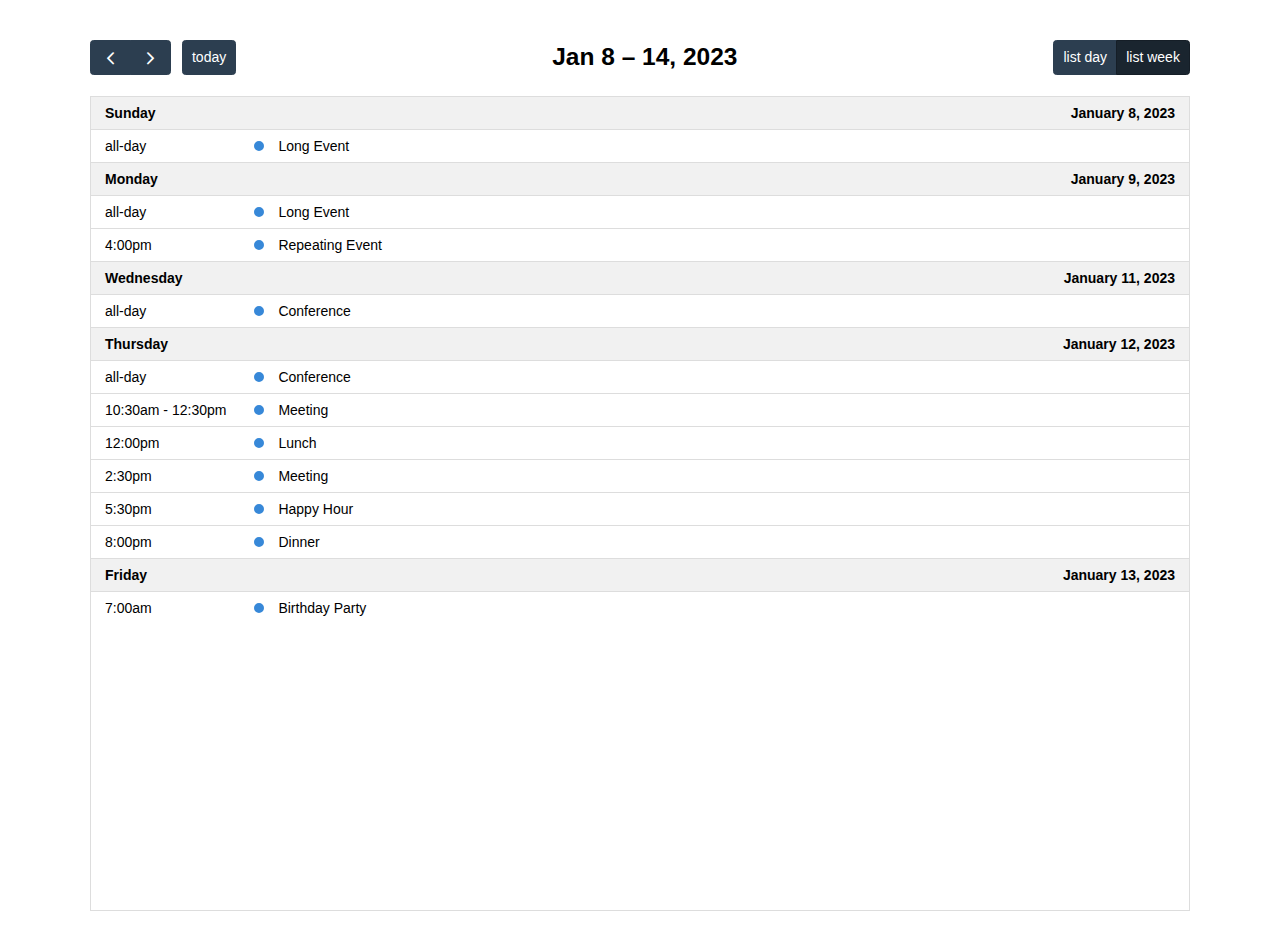
<file: ProyectoFinal/fullcalendar-6.1.11/examples/list-views.html>
<!DOCTYPE html>
<html>
<head>
<meta charset='utf-8' />
<script src='../dist/index.global.js'></script>
<script>

  document.addEventListener('DOMContentLoaded', function() {
    var calendarEl = document.getElementById('calendar');

    var calendar = new FullCalendar.Calendar(calendarEl, {

      headerToolbar: {
        left: 'prev,next today',
        center: 'title',
        right: 'listDay,listWeek'
      },

      // customize the button names,
      // otherwise they'd all just say "list"
      views: {
        listDay: { buttonText: 'list day' },
        listWeek: { buttonText: 'list week' }
      },

      initialView: 'listWeek',
      initialDate: '2023-01-12',
      navLinks: true, // can click day/week names to navigate views
      editable: true,
      dayMaxEvents: true, // allow "more" link when too many events
      events: [
        {
          title: 'All Day Event',
          start: '2023-01-01'
        },
        {
          title: 'Long Event',
          start: '2023-01-07',
          end: '2023-01-10'
        },
        {
          groupId: 999,
          title: 'Repeating Event',
          start: '2023-01-09T16:00:00'
        },
        {
          groupId: 999,
          title: 'Repeating Event',
          start: '2023-01-16T16:00:00'
        },
        {
          title: 'Conference',
          start: '2023-01-11',
          end: '2023-01-13'
        },
        {
          title: 'Meeting',
          start: '2023-01-12T10:30:00',
          end: '2023-01-12T12:30:00'
        },
        {
          title: 'Lunch',
          start: '2023-01-12T12:00:00'
        },
        {
          title: 'Meeting',
          start: '2023-01-12T14:30:00'
        },
        {
          title: 'Happy Hour',
          start: '2023-01-12T17:30:00'
        },
        {
          title: 'Dinner',
          start: '2023-01-12T20:00:00'
        },
        {
          title: 'Birthday Party',
          start: '2023-01-13T07:00:00'
        },
        {
          title: 'Click for Google',
          url: 'http://google.com/',
          start: '2023-01-28'
        }
      ]
    });

    calendar.render();
  });

</script>
<style>

  body {
    margin: 40px 10px;
    padding: 0;
    font-family: Arial, Helvetica Neue, Helvetica, sans-serif;
    font-size: 14px;
  }

  #calendar {
    max-width: 1100px;
    margin: 0 auto;
  }

</style>
</head>
<body>

  <div id='calendar'></div>

</body>
</html>
</file>
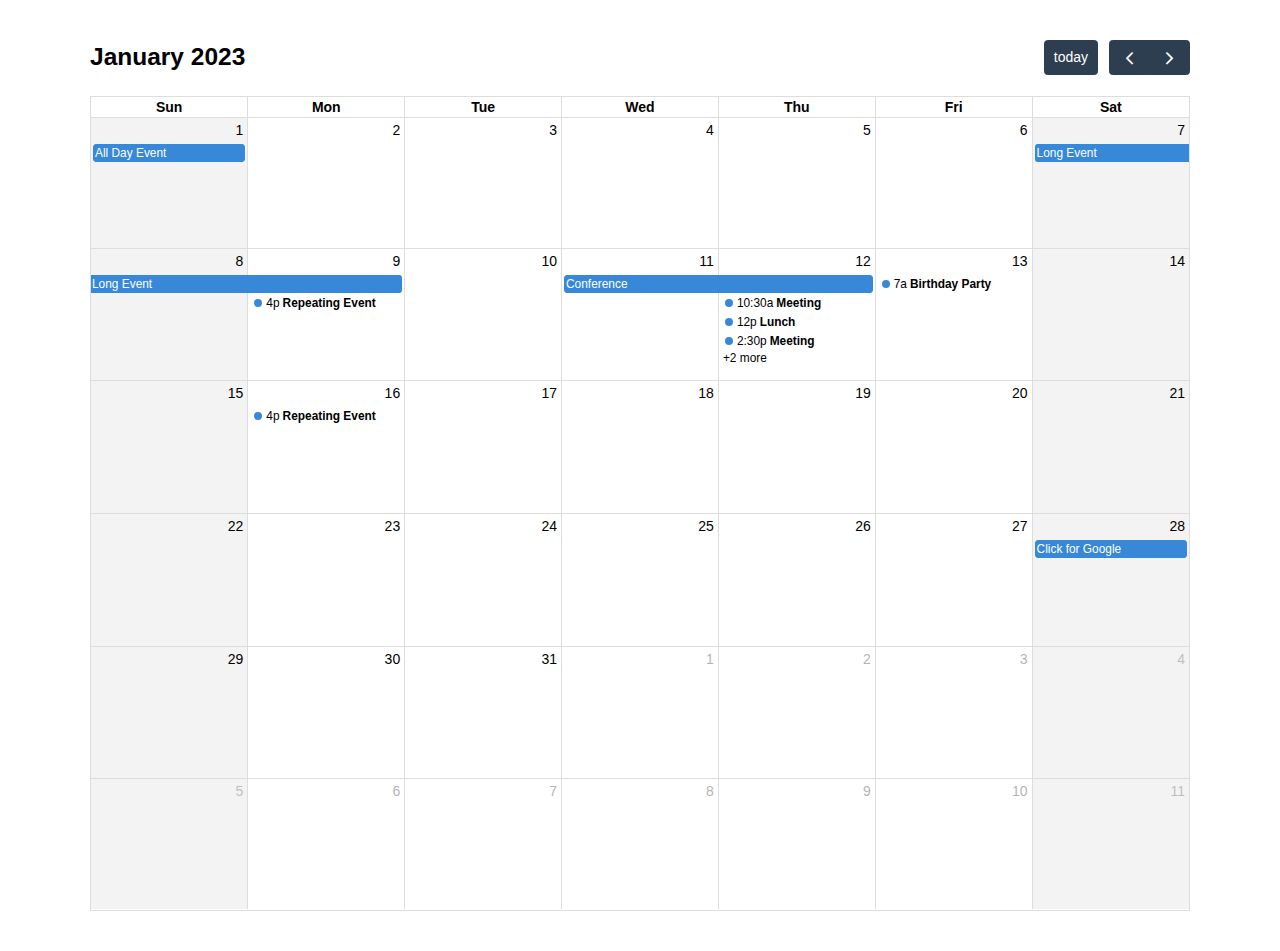
<file: ProyectoFinal/fullcalendar-6.1.11/examples/month-view.html>
<!DOCTYPE html>
<html>
<head>
<meta charset='utf-8' />
<script src='../dist/index.global.js'></script>
<script>

  document.addEventListener('DOMContentLoaded', function() {
    var calendarEl = document.getElementById('calendar');

    var calendar = new FullCalendar.Calendar(calendarEl, {
      initialDate: '2023-01-12',
      editable: true,
      selectable: true,
      businessHours: true,
      dayMaxEvents: true, // allow "more" link when too many events
      events: [
        {
          title: 'All Day Event',
          start: '2023-01-01'
        },
        {
          title: 'Long Event',
          start: '2023-01-07',
          end: '2023-01-10'
        },
        {
          groupId: 999,
          title: 'Repeating Event',
          start: '2023-01-09T16:00:00'
        },
        {
          groupId: 999,
          title: 'Repeating Event',
          start: '2023-01-16T16:00:00'
        },
        {
          title: 'Conference',
          start: '2023-01-11',
          end: '2023-01-13'
        },
        {
          title: 'Meeting',
          start: '2023-01-12T10:30:00',
          end: '2023-01-12T12:30:00'
        },
        {
          title: 'Lunch',
          start: '2023-01-12T12:00:00'
        },
        {
          title: 'Meeting',
          start: '2023-01-12T14:30:00'
        },
        {
          title: 'Happy Hour',
          start: '2023-01-12T17:30:00'
        },
        {
          title: 'Dinner',
          start: '2023-01-12T20:00:00'
        },
        {
          title: 'Birthday Party',
          start: '2023-01-13T07:00:00'
        },
        {
          title: 'Click for Google',
          url: 'http://google.com/',
          start: '2023-01-28'
        }
      ]
    });

    calendar.render();
  });

</script>
<style>

  body {
    margin: 40px 10px;
    padding: 0;
    font-family: Arial, Helvetica Neue, Helvetica, sans-serif;
    font-size: 14px;
  }

  #calendar {
    max-width: 1100px;
    margin: 0 auto;
  }

</style>
</head>
<body>

  <div id='calendar'></div>

</body>
</html>
</file>
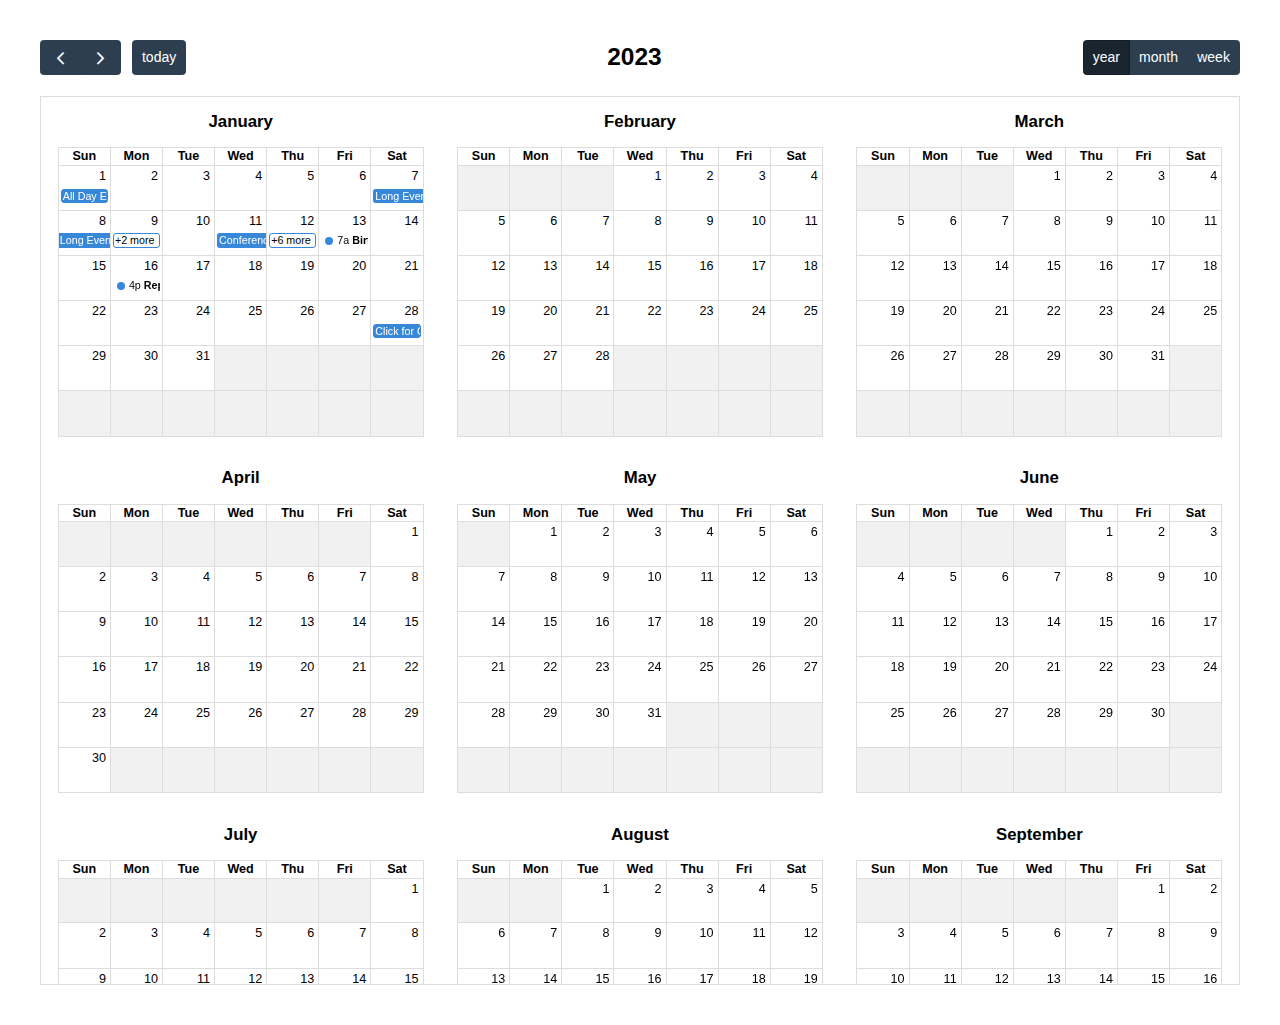
<file: ProyectoFinal/fullcalendar-6.1.11/examples/multimonth-view.html>
<!DOCTYPE html>
<html>
<head>
<meta charset='utf-8' />
<script src='../dist/index.global.js'></script>
<script>

  document.addEventListener('DOMContentLoaded', function() {
    var calendarEl = document.getElementById('calendar');

    var calendar = new FullCalendar.Calendar(calendarEl, {
      headerToolbar: {
        left: 'prev,next today',
        center: 'title',
        right: 'multiMonthYear,dayGridMonth,timeGridWeek'
      },
      initialView: 'multiMonthYear',
      initialDate: '2023-01-12',
      editable: true,
      selectable: true,
      dayMaxEvents: true, // allow "more" link when too many events
      // multiMonthMaxColumns: 1, // guarantee single column
      // showNonCurrentDates: true,
      // fixedWeekCount: false,
      // businessHours: true,
      // weekends: false,
      events: [
        {
          title: 'All Day Event',
          start: '2023-01-01'
        },
        {
          title: 'Long Event',
          start: '2023-01-07',
          end: '2023-01-10'
        },
        {
          groupId: 999,
          title: 'Repeating Event',
          start: '2023-01-09T16:00:00'
        },
        {
          groupId: 999,
          title: 'Repeating Event',
          start: '2023-01-16T16:00:00'
        },
        {
          title: 'Conference',
          start: '2023-01-11',
          end: '2023-01-13'
        },
        {
          title: 'Meeting',
          start: '2023-01-12T10:30:00',
          end: '2023-01-12T12:30:00'
        },
        {
          title: 'Lunch',
          start: '2023-01-12T12:00:00'
        },
        {
          title: 'Meeting',
          start: '2023-01-12T14:30:00'
        },
        {
          title: 'Happy Hour',
          start: '2023-01-12T17:30:00'
        },
        {
          title: 'Dinner',
          start: '2023-01-12T20:00:00'
        },
        {
          title: 'Birthday Party',
          start: '2023-01-13T07:00:00'
        },
        {
          title: 'Click for Google',
          url: 'http://google.com/',
          start: '2023-01-28'
        }
      ]
    });

    calendar.render();
  });

</script>
<style>

  body {
    margin: 40px 10px;
    padding: 0;
    font-family: Arial, Helvetica Neue, Helvetica, sans-serif;
    font-size: 14px;
  }

  #calendar {
    max-width: 1200px;
    margin: 0 auto;
  }

</style>
</head>
<body>

  <div id='calendar'></div>

</body>
</html>
</file>
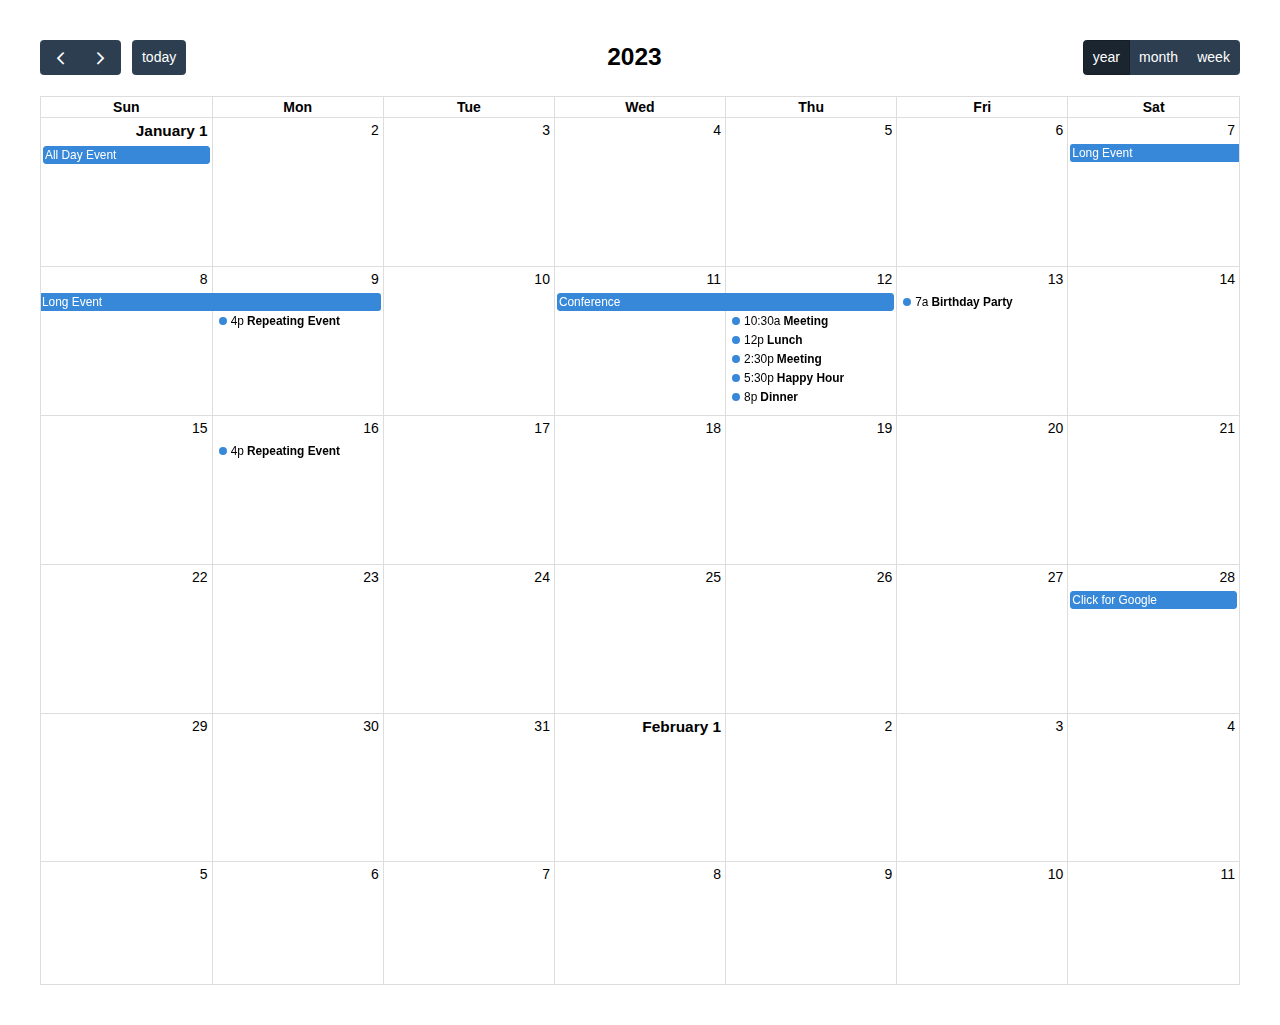
<file: ProyectoFinal/fullcalendar-6.1.11/examples/multiweek-view.html>
<!DOCTYPE html>
<html>
<head>
<meta charset='utf-8' />
<script src='../dist/index.global.js'></script>
<script>

  document.addEventListener('DOMContentLoaded', function() {
    var calendarEl = document.getElementById('calendar');

    var calendar = new FullCalendar.Calendar(calendarEl, {
      headerToolbar: {
        left: 'prev,next today',
        center: 'title',
        right: 'dayGridYear,dayGridMonth,timeGridWeek'
      },
      initialView: 'dayGridYear',
      initialDate: '2023-01-12',
      editable: true,
      selectable: true,
      dayMaxEvents: true, // allow "more" link when too many events
      // businessHours: true,
      // weekends: false,
      events: [
        {
          title: 'All Day Event',
          start: '2023-01-01'
        },
        {
          title: 'Long Event',
          start: '2023-01-07',
          end: '2023-01-10'
        },
        {
          groupId: 999,
          title: 'Repeating Event',
          start: '2023-01-09T16:00:00'
        },
        {
          groupId: 999,
          title: 'Repeating Event',
          start: '2023-01-16T16:00:00'
        },
        {
          title: 'Conference',
          start: '2023-01-11',
          end: '2023-01-13'
        },
        {
          title: 'Meeting',
          start: '2023-01-12T10:30:00',
          end: '2023-01-12T12:30:00'
        },
        {
          title: 'Lunch',
          start: '2023-01-12T12:00:00'
        },
        {
          title: 'Meeting',
          start: '2023-01-12T14:30:00'
        },
        {
          title: 'Happy Hour',
          start: '2023-01-12T17:30:00'
        },
        {
          title: 'Dinner',
          start: '2023-01-12T20:00:00'
        },
        {
          title: 'Birthday Party',
          start: '2023-01-13T07:00:00'
        },
        {
          title: 'Click for Google',
          url: 'http://google.com/',
          start: '2023-01-28'
        }
      ]
    });

    calendar.render();
  });

</script>
<style>

  body {
    margin: 40px 10px;
    padding: 0;
    font-family: Arial, Helvetica Neue, Helvetica, sans-serif;
    font-size: 14px;
  }

  #calendar {
    max-width: 1200px;
    margin: 0 auto;
  }

</style>
</head>
<body>

  <div id='calendar'></div>

</body>
</html>
</file>
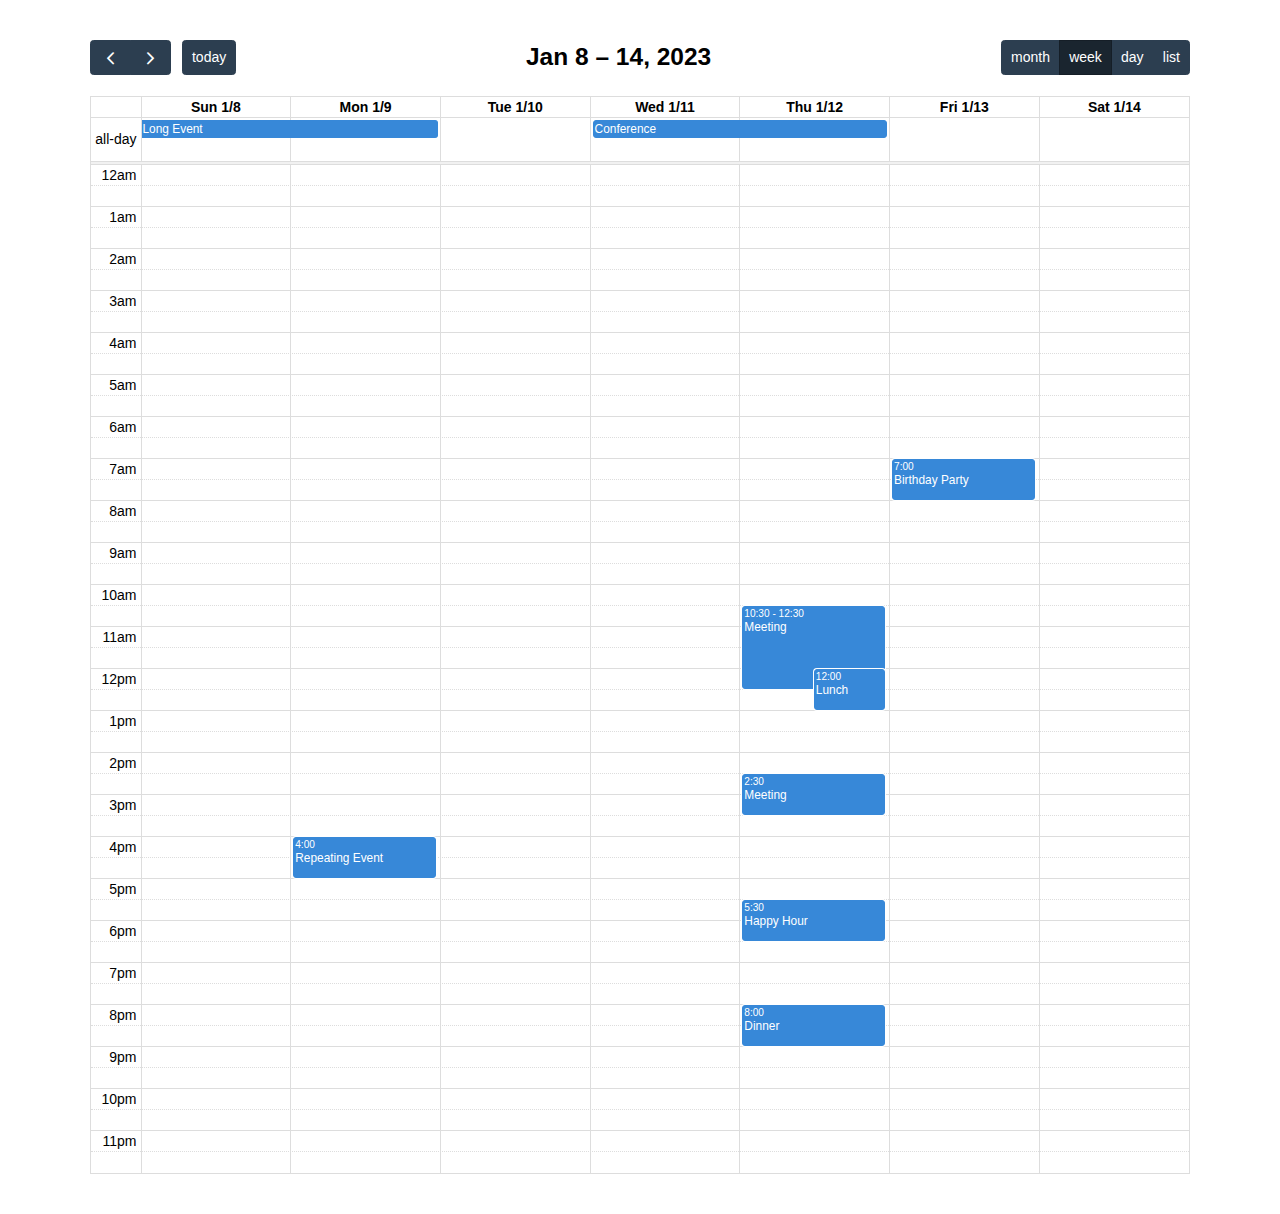
<file: ProyectoFinal/fullcalendar-6.1.11/examples/natural-height.html>
<!DOCTYPE html>
<html>
<head>
<meta charset='utf-8' />
<script src='../dist/index.global.js'></script>
<script>

  document.addEventListener('DOMContentLoaded', function() {
    var calendarEl = document.getElementById('calendar');

    var calendar = new FullCalendar.Calendar(calendarEl, {
      initialDate: '2023-01-12',
      initialView: 'timeGridWeek',
      headerToolbar: {
        left: 'prev,next today',
        center: 'title',
        right: 'dayGridMonth,timeGridWeek,timeGridDay,listWeek'
      },
      height: 'auto',
      navLinks: true, // can click day/week names to navigate views
      editable: true,
      selectable: true,
      selectMirror: true,
      nowIndicator: true,
      events: [
        {
          title: 'All Day Event',
          start: '2023-01-01',
        },
        {
          title: 'Long Event',
          start: '2023-01-07',
          end: '2023-01-10'
        },
        {
          groupId: 999,
          title: 'Repeating Event',
          start: '2023-01-09T16:00:00'
        },
        {
          groupId: 999,
          title: 'Repeating Event',
          start: '2023-01-16T16:00:00'
        },
        {
          title: 'Conference',
          start: '2023-01-11',
          end: '2023-01-13'
        },
        {
          title: 'Meeting',
          start: '2023-01-12T10:30:00',
          end: '2023-01-12T12:30:00'
        },
        {
          title: 'Lunch',
          start: '2023-01-12T12:00:00'
        },
        {
          title: 'Meeting',
          start: '2023-01-12T14:30:00'
        },
        {
          title: 'Happy Hour',
          start: '2023-01-12T17:30:00'
        },
        {
          title: 'Dinner',
          start: '2023-01-12T20:00:00'
        },
        {
          title: 'Birthday Party',
          start: '2023-01-13T07:00:00'
        },
        {
          title: 'Click for Google',
          url: 'http://google.com/',
          start: '2023-01-28'
        }
      ]
    });

    calendar.render();
  });

</script>
<style>

  body {
    margin: 40px 10px;
    padding: 0;
    font-family: Arial, Helvetica Neue, Helvetica, sans-serif;
    font-size: 14px;
  }

  #calendar {
    max-width: 1100px;
    margin: 0 auto;
  }

</style>
</head>
<body>

  <div id='calendar'></div>

</body>
</html>
</file>
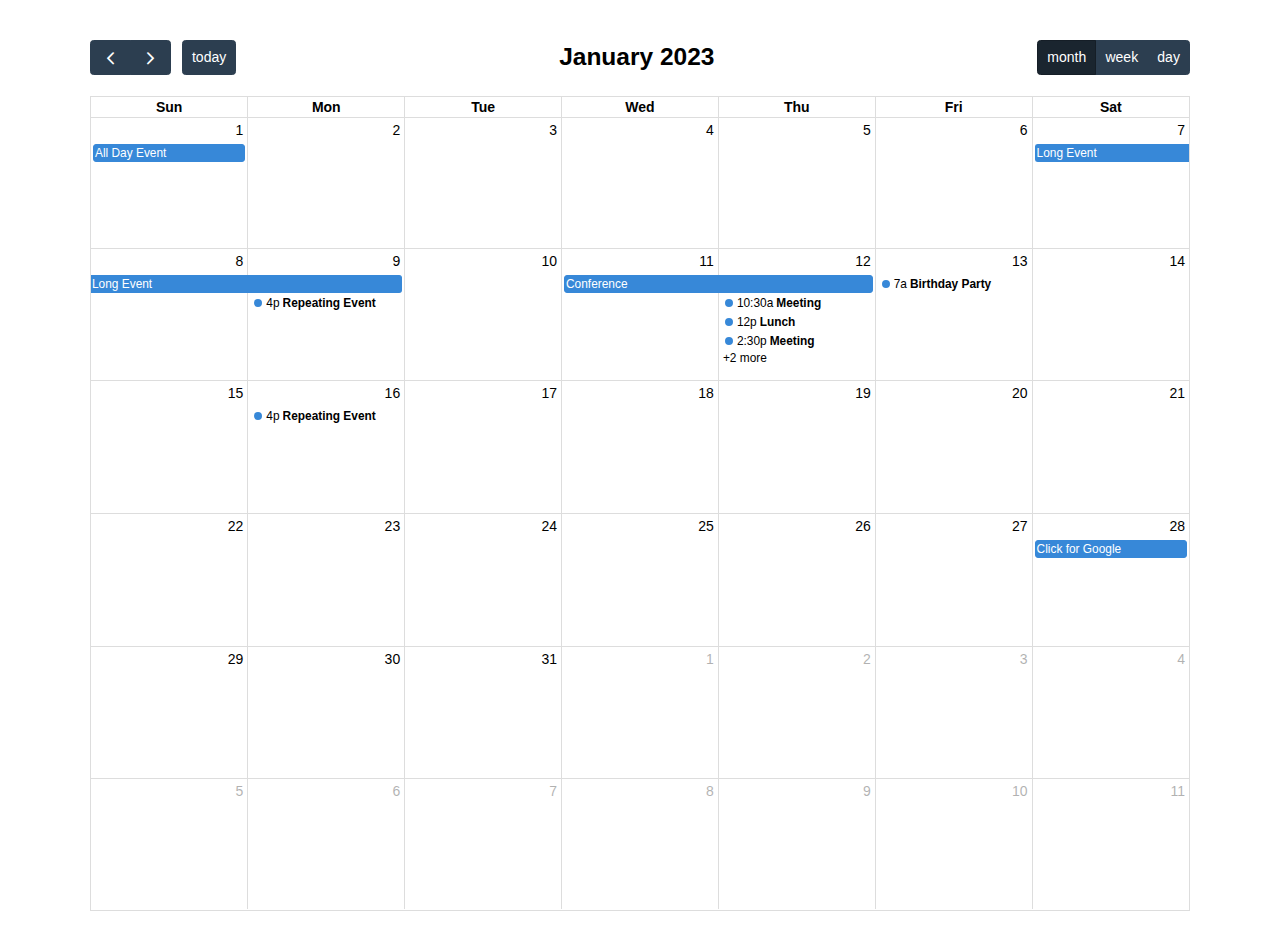
<file: ProyectoFinal/fullcalendar-6.1.11/examples/selectable.html>
<!DOCTYPE html>
<html>
<head>
<meta charset='utf-8' />
<script src='../dist/index.global.js'></script>
<script>

  document.addEventListener('DOMContentLoaded', function() {
    var calendarEl = document.getElementById('calendar');

    var calendar = new FullCalendar.Calendar(calendarEl, {
      headerToolbar: {
        left: 'prev,next today',
        center: 'title',
        right: 'dayGridMonth,timeGridWeek,timeGridDay'
      },
      initialDate: '2023-01-12',
      navLinks: true, // can click day/week names to navigate views
      selectable: true,
      selectMirror: true,
      select: function(arg) {
        var title = prompt('Event Title:');
        if (title) {
          calendar.addEvent({
            title: title,
            start: arg.start,
            end: arg.end,
            allDay: arg.allDay
          })
        }
        calendar.unselect()
      },
      eventClick: function(arg) {
        if (confirm('Are you sure you want to delete this event?')) {
          arg.event.remove()
        }
      },
      editable: true,
      dayMaxEvents: true, // allow "more" link when too many events
      events: [
        {
          title: 'All Day Event',
          start: '2023-01-01'
        },
        {
          title: 'Long Event',
          start: '2023-01-07',
          end: '2023-01-10'
        },
        {
          groupId: 999,
          title: 'Repeating Event',
          start: '2023-01-09T16:00:00'
        },
        {
          groupId: 999,
          title: 'Repeating Event',
          start: '2023-01-16T16:00:00'
        },
        {
          title: 'Conference',
          start: '2023-01-11',
          end: '2023-01-13'
        },
        {
          title: 'Meeting',
          start: '2023-01-12T10:30:00',
          end: '2023-01-12T12:30:00'
        },
        {
          title: 'Lunch',
          start: '2023-01-12T12:00:00'
        },
        {
          title: 'Meeting',
          start: '2023-01-12T14:30:00'
        },
        {
          title: 'Happy Hour',
          start: '2023-01-12T17:30:00'
        },
        {
          title: 'Dinner',
          start: '2023-01-12T20:00:00'
        },
        {
          title: 'Birthday Party',
          start: '2023-01-13T07:00:00'
        },
        {
          title: 'Click for Google',
          url: 'http://google.com/',
          start: '2023-01-28'
        }
      ]
    });

    calendar.render();
  });

</script>
<style>

  body {
    margin: 40px 10px;
    padding: 0;
    font-family: Arial, Helvetica Neue, Helvetica, sans-serif;
    font-size: 14px;
  }

  #calendar {
    max-width: 1100px;
    margin: 0 auto;
  }

</style>
</head>
<body>

  <div id='calendar'></div>

</body>
</html>
</file>
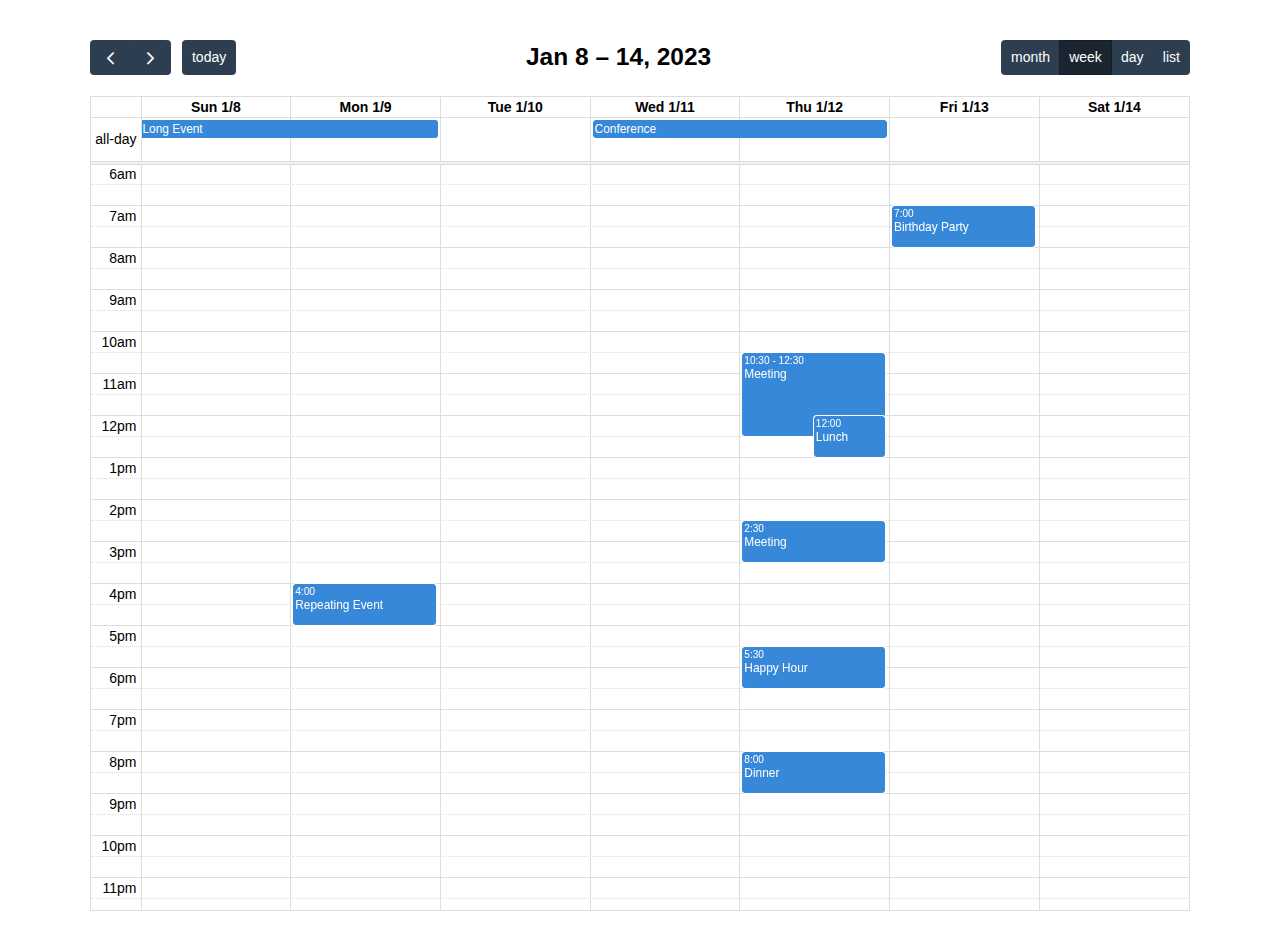
<file: ProyectoFinal/fullcalendar-6.1.11/examples/timegrid-views.html>
<!DOCTYPE html>
<html>
<head>
<meta charset='utf-8' />
<script src='../dist/index.global.js'></script>
<script>

  document.addEventListener('DOMContentLoaded', function() {
    var calendarEl = document.getElementById('calendar');

    var calendar = new FullCalendar.Calendar(calendarEl, {
      initialDate: '2023-01-12',
      initialView: 'timeGridWeek',
      nowIndicator: true,
      headerToolbar: {
        left: 'prev,next today',
        center: 'title',
        right: 'dayGridMonth,timeGridWeek,timeGridDay,listWeek'
      },
      navLinks: true, // can click day/week names to navigate views
      editable: true,
      selectable: true,
      selectMirror: true,
      dayMaxEvents: true, // allow "more" link when too many events
      events: [
        {
          title: 'All Day Event',
          start: '2023-01-01',
        },
        {
          title: 'Long Event',
          start: '2023-01-07',
          end: '2023-01-10'
        },
        {
          groupId: 999,
          title: 'Repeating Event',
          start: '2023-01-09T16:00:00'
        },
        {
          groupId: 999,
          title: 'Repeating Event',
          start: '2023-01-16T16:00:00'
        },
        {
          title: 'Conference',
          start: '2023-01-11',
          end: '2023-01-13'
        },
        {
          title: 'Meeting',
          start: '2023-01-12T10:30:00',
          end: '2023-01-12T12:30:00'
        },
        {
          title: 'Lunch',
          start: '2023-01-12T12:00:00'
        },
        {
          title: 'Meeting',
          start: '2023-01-12T14:30:00'
        },
        {
          title: 'Happy Hour',
          start: '2023-01-12T17:30:00'
        },
        {
          title: 'Dinner',
          start: '2023-01-12T20:00:00'
        },
        {
          title: 'Birthday Party',
          start: '2023-01-13T07:00:00'
        },
        {
          title: 'Click for Google',
          url: 'http://google.com/',
          start: '2023-01-28'
        }
      ]
    });

    calendar.render();
  });

</script>
<style>

  body {
    margin: 40px 10px;
    padding: 0;
    font-family: Arial, Helvetica Neue, Helvetica, sans-serif;
    font-size: 14px;
  }

  #calendar {
    max-width: 1100px;
    margin: 0 auto;
  }

</style>
</head>
<body>

  <div id='calendar'></div>

</body>
</html>
</file>
